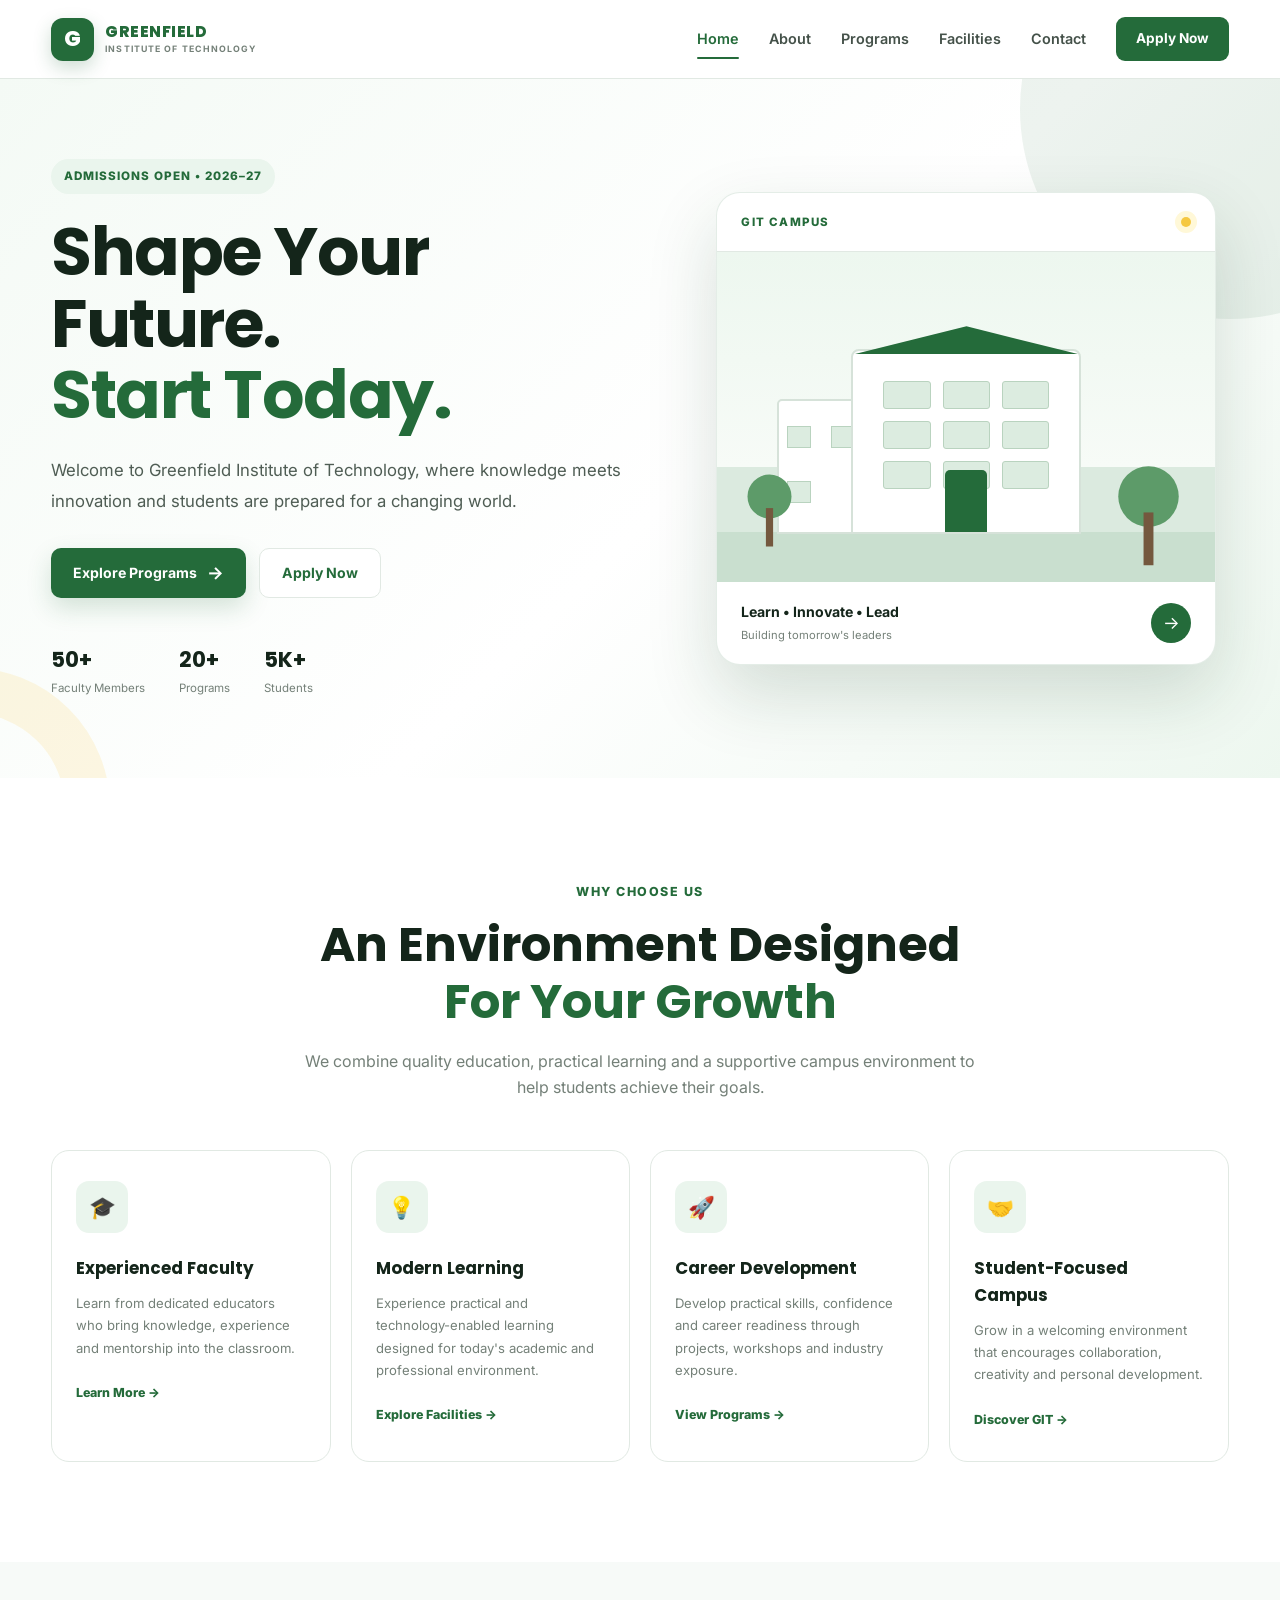
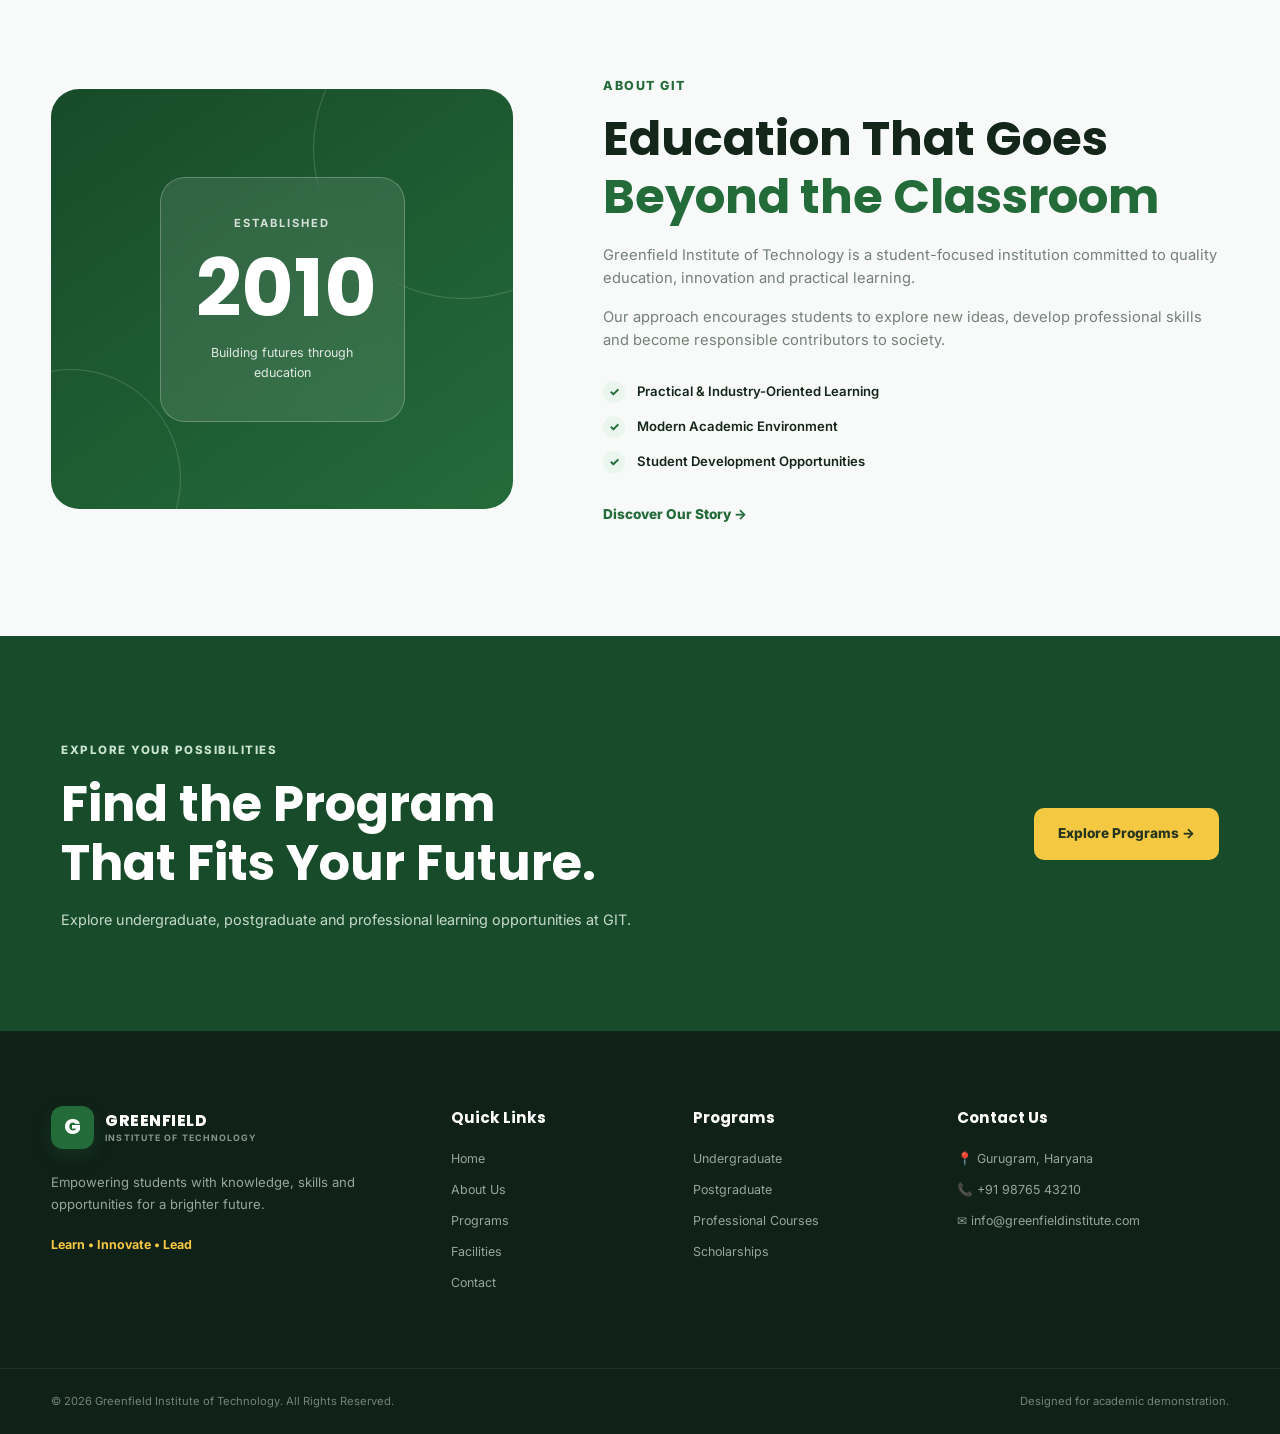
<file: index.html>
<!DOCTYPE html>
<html lang="en">
<head>
    <meta charset="UTF-8">

    <meta name="viewport" content="width=device-width, initial-scale=1.0">

    <meta name="description"
        content="Greenfield Institute of Technology - Learn, Innovate and Lead. Explore our programs, facilities and opportunities.">

    <meta name="keywords"
        content="Greenfield Institute of Technology, college, university, admissions, education">

    <meta name="author" content="Greenfield Institute of Technology">

    <title>Greenfield Institute of Technology | Home</title>

    <!-- Google Font -->
    <link rel="preconnect" href="https://fonts.googleapis.com">
    <link rel="preconnect" href="https://fonts.gstatic.com" crossorigin>

    <link
        href="https://fonts.googleapis.com/css2?family=Inter:wght@400;500;600;700;800&family=Poppins:wght@500;600;700;800&display=swap"
        rel="stylesheet">

    <!-- CSS -->
    <link rel="stylesheet" href="style.css">
</head>

<body>

    <!-- ================= HEADER ================= -->

    <header class="header">

        <div class="container navbar">

            <!-- Logo -->
            <a href="index.html" class="logo">

                <div class="logo-icon">
                    G
                </div>

                <div class="logo-text">
                    <span>GREENFIELD</span>
                    <small>INSTITUTE OF TECHNOLOGY</small>
                </div>

            </a>


            <!-- Navigation -->
            <nav class="nav-menu">

                <a href="index.html" class="active">Home</a>

                <a href="about.html">About</a>

                <a href="programs.html">Programs</a>

                <a href="facilities.html">Facilities</a>

                <a href="contact.html">Contact</a>

            </nav>


            <!-- CTA -->
            <a href="contact.html" class="nav-button">
                Apply Now
            </a>

        </div>

    </header>


    <!-- ================= HERO SECTION ================= -->

    <main>

        <section class="hero">

            <div class="hero-background-shape shape-one"></div>
            <div class="hero-background-shape shape-two"></div>

            <div class="container hero-content">

                <!-- Hero Text -->

                <div class="hero-text">

                    <span class="hero-label">
                        ADMISSIONS OPEN • 2026–27
                    </span>

                    <h1>
                        Shape Your Future.
                        <span>Start Today.</span>
                    </h1>

                    <p>
                        Welcome to Greenfield Institute of Technology,
                        where knowledge meets innovation and students
                        are prepared for a changing world.
                    </p>

                    <div class="hero-buttons">

                        <a href="programs.html" class="btn btn-primary">
                            Explore Programs
                            <span>→</span>
                        </a>

                        <a href="contact.html" class="btn btn-secondary">
                            Apply Now
                        </a>

                    </div>


                    <!-- Small Stats -->

                    <div class="hero-stats">

                        <div>
                            <strong>50+</strong>
                            <span>Faculty Members</span>
                        </div>

                        <div>
                            <strong>20+</strong>
                            <span>Programs</span>
                        </div>

                        <div>
                            <strong>5K+</strong>
                            <span>Students</span>
                        </div>

                    </div>

                </div>


                <!-- Hero Visual -->

                <div class="hero-visual">

                    <div class="visual-card">

                        <div class="visual-top">

                            <span class="campus-tag">
                                GIT CAMPUS
                            </span>

                            <span class="campus-dot"></span>

                        </div>


                        <div class="campus-illustration">

                            <div class="building building-main">

                                <div class="building-roof"></div>

                                <div class="building-windows">

                                    <span></span>
                                    <span></span>
                                    <span></span>

                                    <span></span>
                                    <span></span>
                                    <span></span>

                                    <span></span>
                                    <span></span>
                                    <span></span>

                                </div>

                                <div class="building-door"></div>

                            </div>


                            <div class="building building-side">

                                <div class="side-window"></div>
                                <div class="side-window"></div>
                                <div class="side-window"></div>

                            </div>


                            <div class="tree tree-one"></div>
                            <div class="tree tree-two"></div>

                            <div class="ground"></div>

                        </div>


                        <div class="visual-bottom">

                            <div>
                                <strong>Learn • Innovate • Lead</strong>
                                <small>Building tomorrow's leaders</small>
                            </div>

                            <div class="arrow-circle">
                                →
                            </div>

                        </div>

                    </div>

                </div>

            </div>

        </section>


        <!-- ================= WHY CHOOSE US ================= -->

        <section class="why-section">

            <div class="container">

                <div class="section-heading">

                    <span class="section-label">
                        WHY CHOOSE US
                    </span>

                    <h2>
                        An Environment Designed
                        <span>For Your Growth</span>
                    </h2>

                    <p>
                        We combine quality education, practical learning
                        and a supportive campus environment to help students
                        achieve their goals.
                    </p>

                </div>


                <div class="feature-grid">


                    <!-- Feature 1 -->

                    <article class="feature-card">

                        <div class="feature-icon">
                            🎓
                        </div>

                        <h3>
                            Experienced Faculty
                        </h3>

                        <p>
                            Learn from dedicated educators who bring
                            knowledge, experience and mentorship into
                            the classroom.
                        </p>

                        <a href="about.html">
                            Learn More →
                        </a>

                    </article>


                    <!-- Feature 2 -->

                    <article class="feature-card">

                        <div class="feature-icon">
                            💡
                        </div>

                        <h3>
                            Modern Learning
                        </h3>

                        <p>
                            Experience practical and technology-enabled
                            learning designed for today's academic
                            and professional environment.
                        </p>

                        <a href="facilities.html">
                            Explore Facilities →
                        </a>

                    </article>


                    <!-- Feature 3 -->

                    <article class="feature-card">

                        <div class="feature-icon">
                            🚀
                        </div>

                        <h3>
                            Career Development
                        </h3>

                        <p>
                            Develop practical skills, confidence and
                            career readiness through projects,
                            workshops and industry exposure.
                        </p>

                        <a href="programs.html">
                            View Programs →
                        </a>

                    </article>


                    <!-- Feature 4 -->

                    <article class="feature-card">

                        <div class="feature-icon">
                            🤝
                        </div>

                        <h3>
                            Student-Focused Campus
                        </h3>

                        <p>
                            Grow in a welcoming environment that
                            encourages collaboration, creativity
                            and personal development.
                        </p>

                        <a href="about.html">
                            Discover GIT →
                        </a>

                    </article>

                </div>

            </div>

        </section>


        <!-- ================= ABOUT PREVIEW ================= -->

        <section class="about-preview">

            <div class="container about-grid">


                <div class="about-visual">

                    <div class="about-box">

                        <span class="about-small">
                            ESTABLISHED
                        </span>

                        <strong>
                            2010
                        </strong>

                        <span>
                            Building futures through education
                        </span>

                    </div>

                    <div class="about-circle circle-one"></div>
                    <div class="about-circle circle-two"></div>

                </div>


                <div class="about-content">

                    <span class="section-label">
                        ABOUT GIT
                    </span>

                    <h2>
                        Education That Goes
                        <span>Beyond the Classroom</span>
                    </h2>

                    <p>
                        Greenfield Institute of Technology is a
                        student-focused institution committed to
                        quality education, innovation and practical
                        learning.
                    </p>

                    <p>
                        Our approach encourages students to explore
                        new ideas, develop professional skills and
                        become responsible contributors to society.
                    </p>


                    <div class="about-points">

                        <div>
                            <span>✓</span>
                            <p>Practical & Industry-Oriented Learning</p>
                        </div>

                        <div>
                            <span>✓</span>
                            <p>Modern Academic Environment</p>
                        </div>

                        <div>
                            <span>✓</span>
                            <p>Student Development Opportunities</p>
                        </div>

                    </div>


                    <a href="about.html" class="text-button">
                        Discover Our Story →
                    </a>

                </div>

            </div>

        </section>


        <!-- ================= PROGRAMS CTA ================= -->

        <section class="program-cta">

            <div class="container">

                <div class="cta-content">

                    <div>

                        <span class="cta-label">
                            EXPLORE YOUR POSSIBILITIES
                        </span>

                        <h2>
                            Find the Program
                            <br>
                            That Fits Your Future.
                        </h2>

                        <p>
                            Explore undergraduate, postgraduate and
                            professional learning opportunities at GIT.
                        </p>

                    </div>

                    <a href="programs.html" class="cta-button">
                        Explore Programs →
                    </a>

                </div>

            </div>

        </section>

    </main>


    <!-- ================= FOOTER ================= -->

    <footer class="footer">

        <div class="container footer-grid">


            <!-- College -->

            <div class="footer-brand">

                <a href="index.html" class="logo footer-logo">

                    <div class="logo-icon">
                        G
                    </div>

                    <div class="logo-text">
                        <span>GREENFIELD</span>
                        <small>INSTITUTE OF TECHNOLOGY</small>
                    </div>

                </a>

                <p>
                    Empowering students with knowledge,
                    skills and opportunities for a brighter future.
                </p>

                <span class="footer-tagline">
                    Learn • Innovate • Lead
                </span>

            </div>


            <!-- Quick Links -->

            <div class="footer-column">

                <h3>
                    Quick Links
                </h3>

                <a href="index.html">Home</a>
                <a href="about.html">About Us</a>
                <a href="programs.html">Programs</a>
                <a href="facilities.html">Facilities</a>
                <a href="contact.html">Contact</a>

            </div>


            <!-- Programs -->

            <div class="footer-column">

                <h3>
                    Programs
                </h3>

                <a href="programs.html">Undergraduate</a>
                <a href="programs.html">Postgraduate</a>
                <a href="programs.html">Professional Courses</a>
                <a href="programs.html">Scholarships</a>

            </div>


            <!-- Contact -->

            <div class="footer-column">

                <h3>
                    Contact Us
                </h3>

                <p>
                    📍 Gurugram, Haryana
                </p>

                <p>
                    📞 +91 98765 43210
                </p>

                <p>
                    ✉ info@greenfieldinstitute.com
                </p>

            </div>

        </div>


        <div class="footer-bottom">

            <div class="container">

                <p>
                    © 2026 Greenfield Institute of Technology.
                    All Rights Reserved.
                </p>

                <p>
                    Designed for academic demonstration.
                </p>

            </div>

        </div>

    </footer>

</body>
</html>
</file>
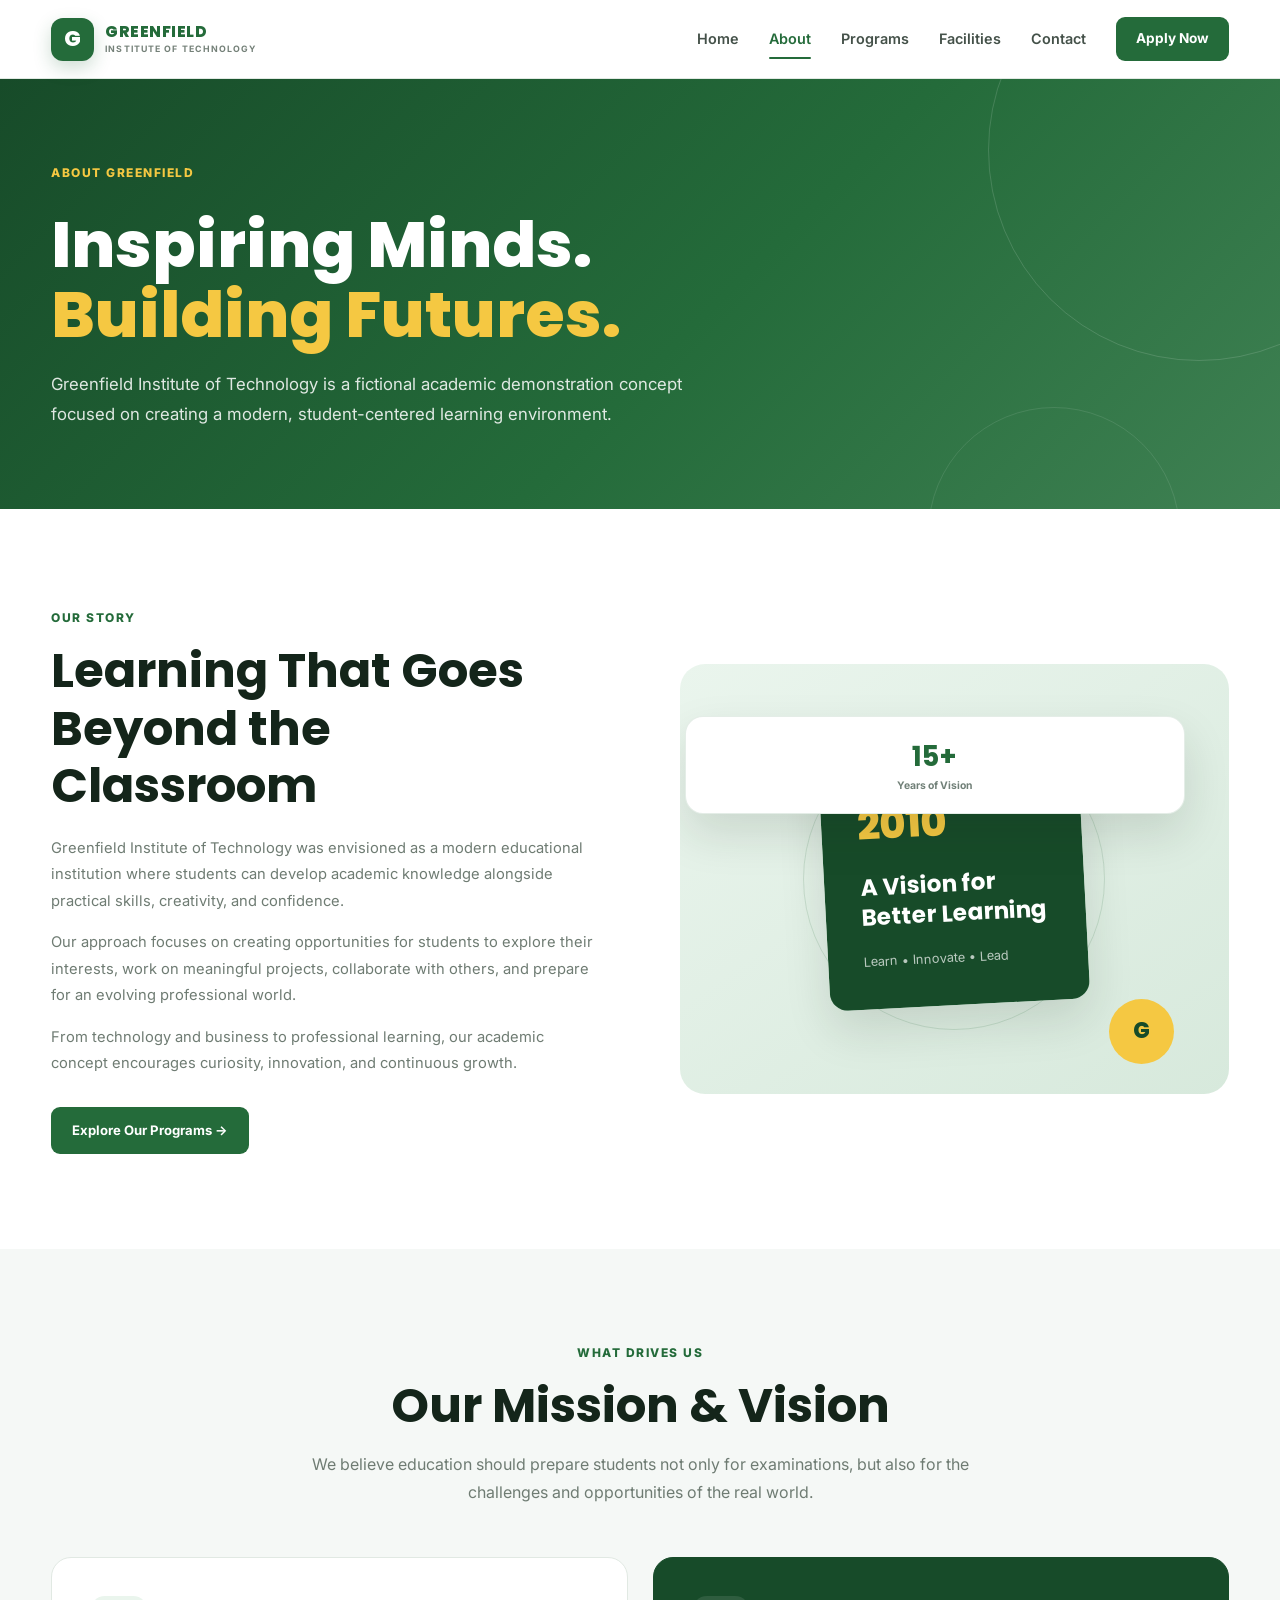
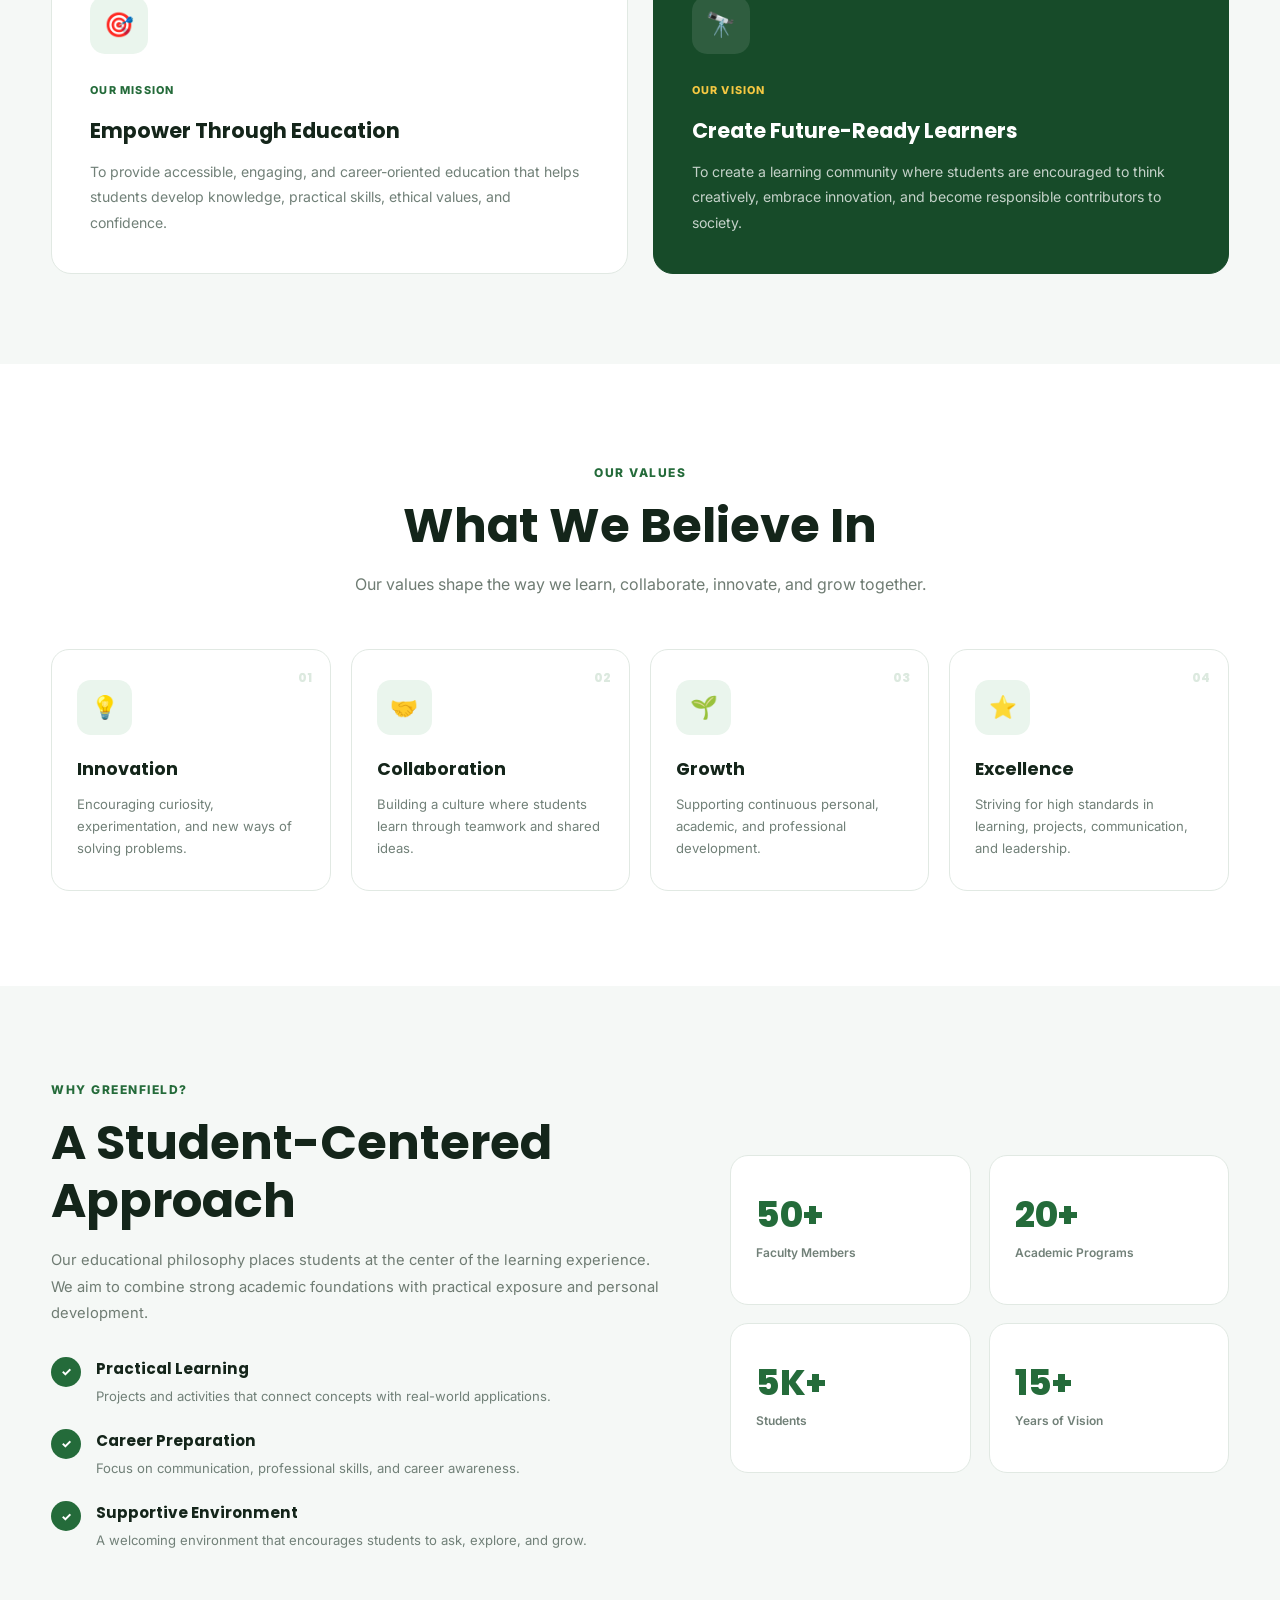
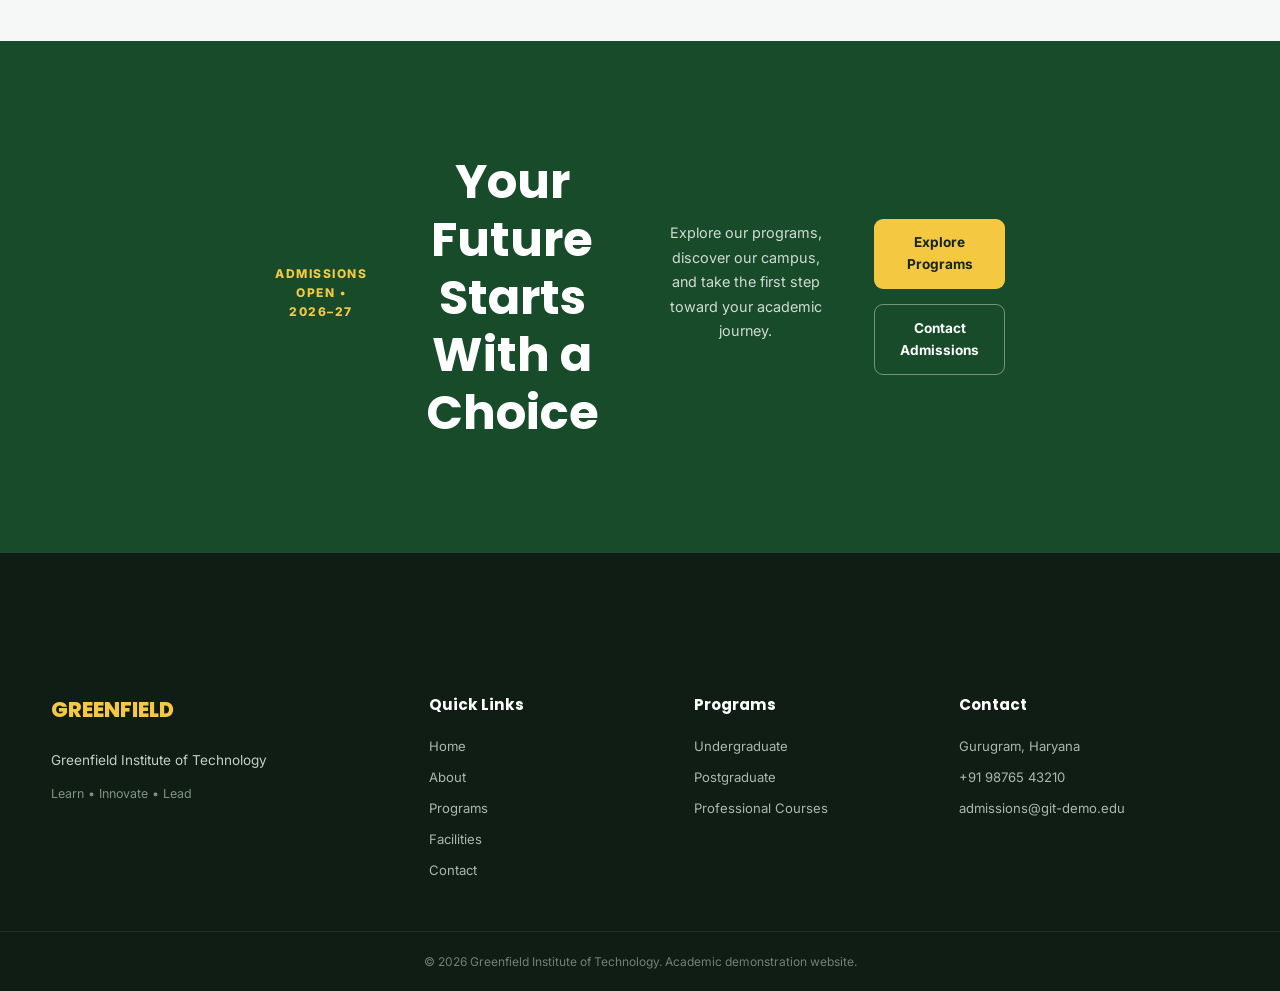
<file: about.html>
<!DOCTYPE html>
<html lang="en">

<head>

    <meta charset="UTF-8">

    <meta name="viewport" content="width=device-width, initial-scale=1.0">

    <title>About Us | Greenfield Institute of Technology</title>

    <!-- Google Fonts -->
    <link rel="preconnect" href="https://fonts.googleapis.com">
    <link rel="preconnect" href="https://fonts.gstatic.com" crossorigin>

    <link
        href="https://fonts.googleapis.com/css2?family=Inter:wght@400;500;600;700;800&family=Poppins:wght@500;600;700;800&display=swap"
        rel="stylesheet">

    <!-- Common CSS -->
    <link rel="stylesheet" href="style.css">

    <!-- About CSS -->
    <link rel="stylesheet" href="css/about.css">

</head>


<body>


    <!-- ================= HEADER / NAVBAR ================= -->

    <header class="header">

        <div class="container navbar">

            <a href="index.html" class="logo">

                <div class="logo-icon">
                    G
                </div>

                <div class="logo-text">

                    <span>
                        GREENFIELD
                    </span>

                    <small>
                        INSTITUTE OF TECHNOLOGY
                    </small>

                </div>

            </a>


            <nav class="nav-menu">

                <a href="index.html">
                    Home
                </a>

                <a href="about.html" class="active">
                    About
                </a>

                <a href="programs.html">
                    Programs
                </a>

                <a href="facilities.html">
                    Facilities
                </a>

                <a href="contact.html">
                    Contact
                </a>

            </nav>


            <a href="contact.html" class="nav-button">
                Apply Now
            </a>

        </div>

    </header>



    <!-- ================= HERO ================= -->

    <section class="about-hero">

        <div class="container about-hero-content">

            <span class="section-tag">
                ABOUT GREENFIELD
            </span>

            <h1>
                Inspiring Minds.<br>
                <span>Building Futures.</span>
            </h1>

            <p>
                Greenfield Institute of Technology is a fictional
                academic demonstration concept focused on creating
                a modern, student-centered learning environment.
            </p>

        </div>

    </section>



    <!-- ================= OUR STORY ================= -->

    <section class="story-section">

        <div class="container story-layout">


            <!-- LEFT CONTENT -->

            <div class="story-content">

                <span class="section-tag">
                    OUR STORY
                </span>

                <h2>
                    Learning That Goes Beyond the Classroom
                </h2>

                <p>
                    Greenfield Institute of Technology was envisioned
                    as a modern educational institution where students
                    can develop academic knowledge alongside practical
                    skills, creativity, and confidence.
                </p>

                <p>
                    Our approach focuses on creating opportunities for
                    students to explore their interests, work on
                    meaningful projects, collaborate with others, and
                    prepare for an evolving professional world.
                </p>

                <p>
                    From technology and business to professional
                    learning, our academic concept encourages curiosity,
                    innovation, and continuous growth.
                </p>


                <a href="programs.html" class="story-button">
                    Explore Our Programs →
                </a>

            </div>



            <!-- RIGHT VISUAL -->

            <div class="story-visual">

                <div class="visual-card main-card">

                    <div class="visual-year">
                        2010
                    </div>

                    <h3>
                        A Vision for<br>
                        Better Learning
                    </h3>

                    <p>
                        Learn • Innovate • Lead
                    </p>

                </div>


                <div class="visual-card small-card">

                    <strong>
                        15+
                    </strong>

                    <span>
                        Years of Vision
                    </span>

                </div>


                <div class="visual-circle">
                    G
                </div>

            </div>

        </div>

    </section>



    <!-- ================= MISSION / VISION ================= -->

    <section class="mission-section">

        <div class="container">


            <div class="section-heading">

                <span class="section-tag">
                    WHAT DRIVES US
                </span>

                <h2>
                    Our Mission & Vision
                </h2>

                <p>
                    We believe education should prepare students not
                    only for examinations, but also for the challenges
                    and opportunities of the real world.
                </p>

            </div>


            <div class="mission-grid">


                <!-- MISSION -->

                <div class="mission-card">

                    <div class="mission-icon">
                        🎯
                    </div>

                    <span>
                        OUR MISSION
                    </span>

                    <h3>
                        Empower Through Education
                    </h3>

                    <p>
                        To provide accessible, engaging, and
                        career-oriented education that helps students
                        develop knowledge, practical skills, ethical
                        values, and confidence.
                    </p>

                </div>



                <!-- VISION -->

                <div class="mission-card vision-card">

                    <div class="mission-icon">
                        🔭
                    </div>

                    <span>
                        OUR VISION
                    </span>

                    <h3>
                        Create Future-Ready Learners
                    </h3>

                    <p>
                        To create a learning community where students
                        are encouraged to think creatively, embrace
                        innovation, and become responsible contributors
                        to society.
                    </p>

                </div>

            </div>

        </div>

    </section>



    <!-- ================= CORE VALUES ================= -->

    <section class="values-section">

        <div class="container">


            <div class="section-heading">

                <span class="section-tag">
                    OUR VALUES
                </span>

                <h2>
                    What We Believe In
                </h2>

                <p>
                    Our values shape the way we learn, collaborate,
                    innovate, and grow together.
                </p>

            </div>


            <div class="values-grid">


                <!-- VALUE 1 -->

                <div class="value-card">

                    <div class="value-number">
                        01
                    </div>

                    <div class="value-icon">
                        💡
                    </div>

                    <h3>
                        Innovation
                    </h3>

                    <p>
                        Encouraging curiosity, experimentation, and
                        new ways of solving problems.
                    </p>

                </div>



                <!-- VALUE 2 -->

                <div class="value-card">

                    <div class="value-number">
                        02
                    </div>

                    <div class="value-icon">
                        🤝
                    </div>

                    <h3>
                        Collaboration
                    </h3>

                    <p>
                        Building a culture where students learn
                        through teamwork and shared ideas.
                    </p>

                </div>



                <!-- VALUE 3 -->

                <div class="value-card">

                    <div class="value-number">
                        03
                    </div>

                    <div class="value-icon">
                        🌱
                    </div>

                    <h3>
                        Growth
                    </h3>

                    <p>
                        Supporting continuous personal, academic,
                        and professional development.
                    </p>

                </div>



                <!-- VALUE 4 -->

                <div class="value-card">

                    <div class="value-number">
                        04
                    </div>

                    <div class="value-icon">
                        ⭐
                    </div>

                    <h3>
                        Excellence
                    </h3>

                    <p>
                        Striving for high standards in learning,
                        projects, communication, and leadership.
                    </p>

                </div>

            </div>

        </div>

    </section>



    <!-- ================= WHY GREENFIELD ================= -->

    <section class="why-section">

        <div class="container">


            <div class="why-layout">


                <!-- LEFT -->

                <div class="why-content">

                    <span class="section-tag">
                        WHY GREENFIELD?
                    </span>

                    <h2>
                        A Student-Centered Approach
                    </h2>

                    <p>
                        Our educational philosophy places students at
                        the center of the learning experience. We aim
                        to combine strong academic foundations with
                        practical exposure and personal development.
                    </p>


                    <div class="why-list">


                        <div class="why-item">

                            <div class="why-check">
                                ✓
                            </div>

                            <div>

                                <h4>
                                    Practical Learning
                                </h4>

                                <p>
                                    Projects and activities that connect
                                    concepts with real-world applications.
                                </p>

                            </div>

                        </div>


                        <div class="why-item">

                            <div class="why-check">
                                ✓
                            </div>

                            <div>

                                <h4>
                                    Career Preparation
                                </h4>

                                <p>
                                    Focus on communication, professional
                                    skills, and career awareness.
                                </p>

                            </div>

                        </div>


                        <div class="why-item">

                            <div class="why-check">
                                ✓
                            </div>

                            <div>

                                <h4>
                                    Supportive Environment
                                </h4>

                                <p>
                                    A welcoming environment that
                                    encourages students to ask, explore,
                                    and grow.
                                </p>

                            </div>

                        </div>


                    </div>

                </div>



                <!-- RIGHT STATS -->

                <div class="about-stats">


                    <div class="stat-box">

                        <strong>
                            50+
                        </strong>

                        <span>
                            Faculty Members
                        </span>

                    </div>


                    <div class="stat-box">

                        <strong>
                            20+
                        </strong>

                        <span>
                            Academic Programs
                        </span>

                    </div>


                    <div class="stat-box">

                        <strong>
                            5K+
                        </strong>

                        <span>
                            Students
                        </span>

                    </div>


                    <div class="stat-box">

                        <strong>
                            15+
                        </strong>

                        <span>
                            Years of Vision
                        </span>

                    </div>


                </div>

            </div>

        </div>

    </section>



    <!-- ================= CTA ================= -->

    <section class="about-cta">

        <div class="container">

            <div class="cta-content">

                <span class="section-tag">
                    ADMISSIONS OPEN • 2026–27
                </span>

                <h2>
                    Your Future Starts With a Choice
                </h2>

                <p>
                    Explore our programs, discover our campus, and
                    take the first step toward your academic journey.
                </p>

                <div class="cta-buttons">

                    <a
                        href="programs.html"
                        class="cta-primary"
                    >
                        Explore Programs
                    </a>

                    <a
                        href="contact.html"
                        class="cta-secondary"
                    >
                        Contact Admissions
                    </a>

                </div>

            </div>

        </div>

    </section>



    <!-- ================= FOOTER ================= -->

    <footer class="footer">

        <div class="container footer-grid">


            <div class="footer-brand">

                <div class="footer-logo">
                    GREENFIELD
                </div>

                <p>
                    Greenfield Institute of Technology
                </p>

                <span>
                    Learn • Innovate • Lead
                </span>

            </div>



            <div class="footer-column">

                <h4>
                    Quick Links
                </h4>

                <a href="index.html">
                    Home
                </a>

                <a href="about.html">
                    About
                </a>

                <a href="programs.html">
                    Programs
                </a>

                <a href="facilities.html">
                    Facilities
                </a>

                <a href="contact.html">
                    Contact
                </a>

            </div>



            <div class="footer-column">

                <h4>
                    Programs
                </h4>

                <a href="programs.html">
                    Undergraduate
                </a>

                <a href="programs.html">
                    Postgraduate
                </a>

                <a href="programs.html">
                    Professional Courses
                </a>

            </div>



            <div class="footer-column">

                <h4>
                    Contact
                </h4>

                <p>
                    Gurugram, Haryana
                </p>

                <p>
                    +91 98765 43210
                </p>

                <p>
                    admissions@git-demo.edu
                </p>

            </div>

        </div>


        <div class="footer-bottom">

            <p>
                © 2026 Greenfield Institute of Technology.
                Academic demonstration website.
            </p>

        </div>

    </footer>


</body>

</html>
</file>
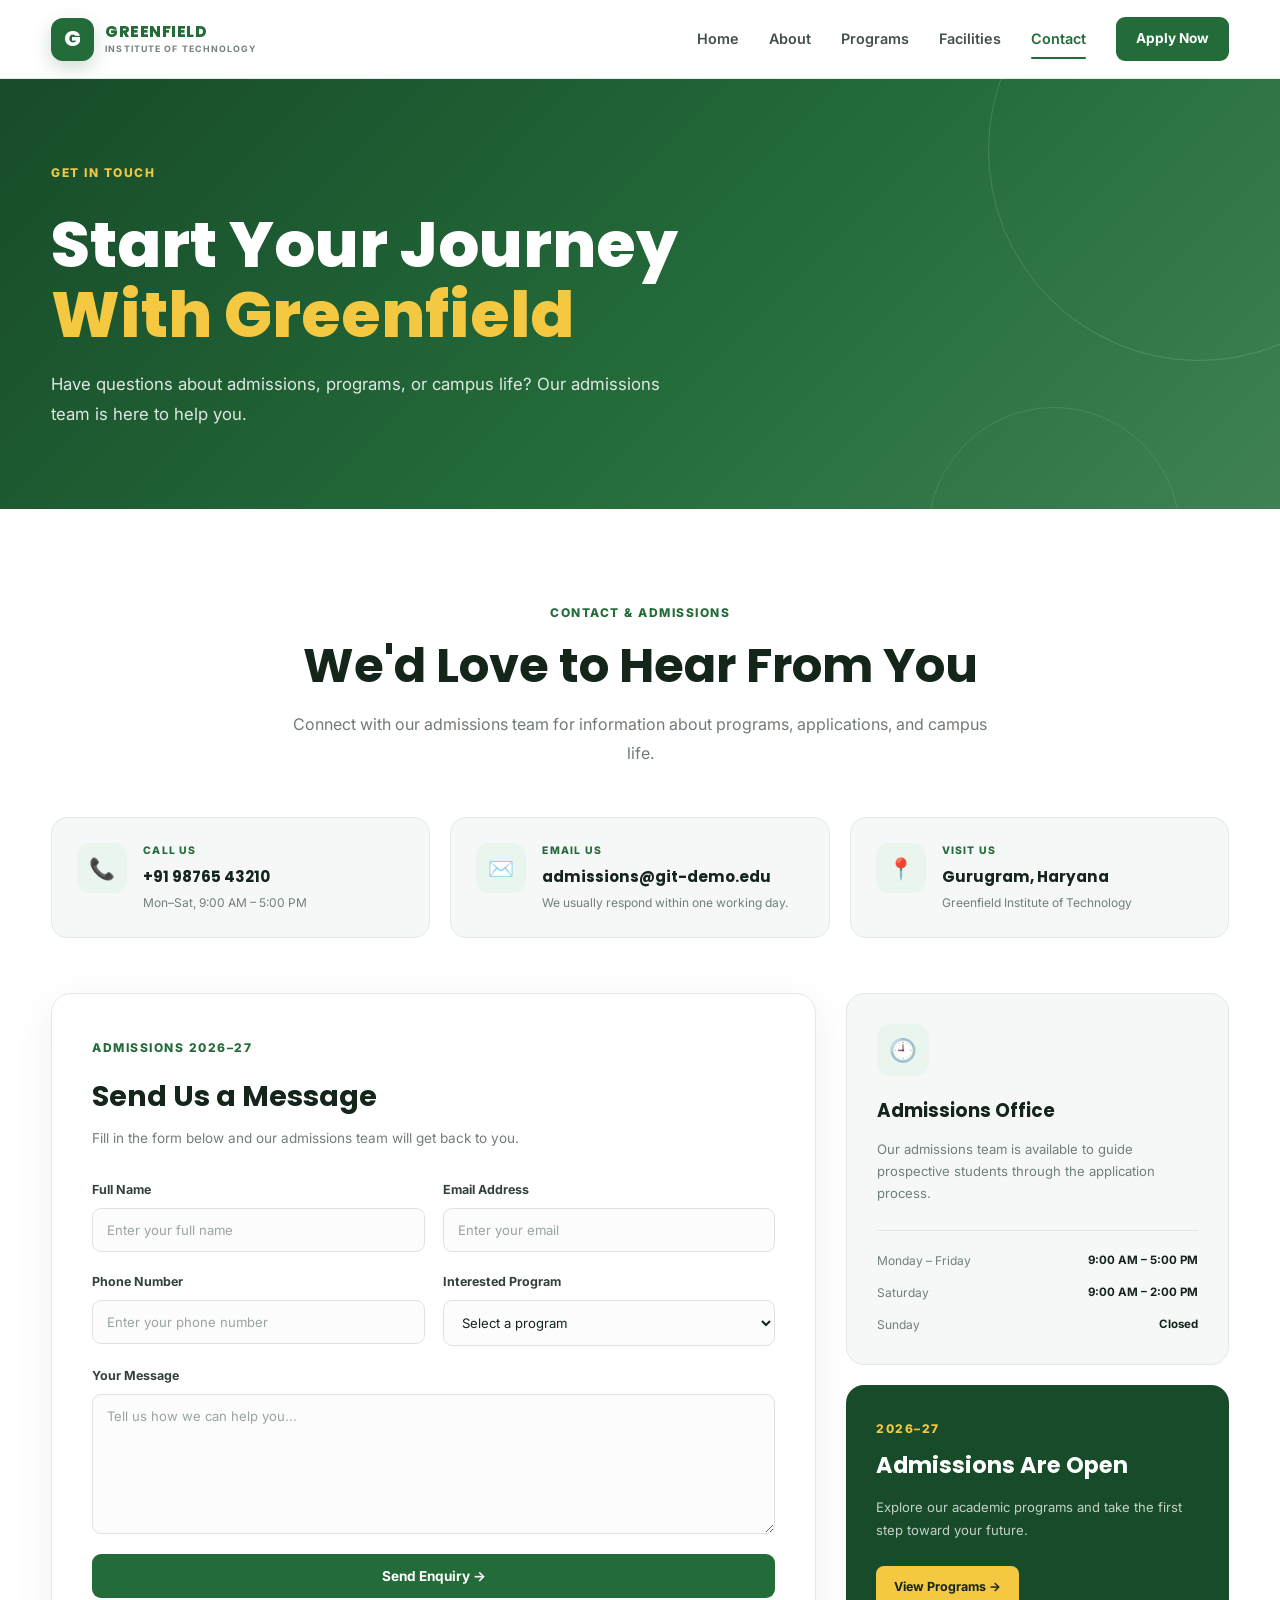
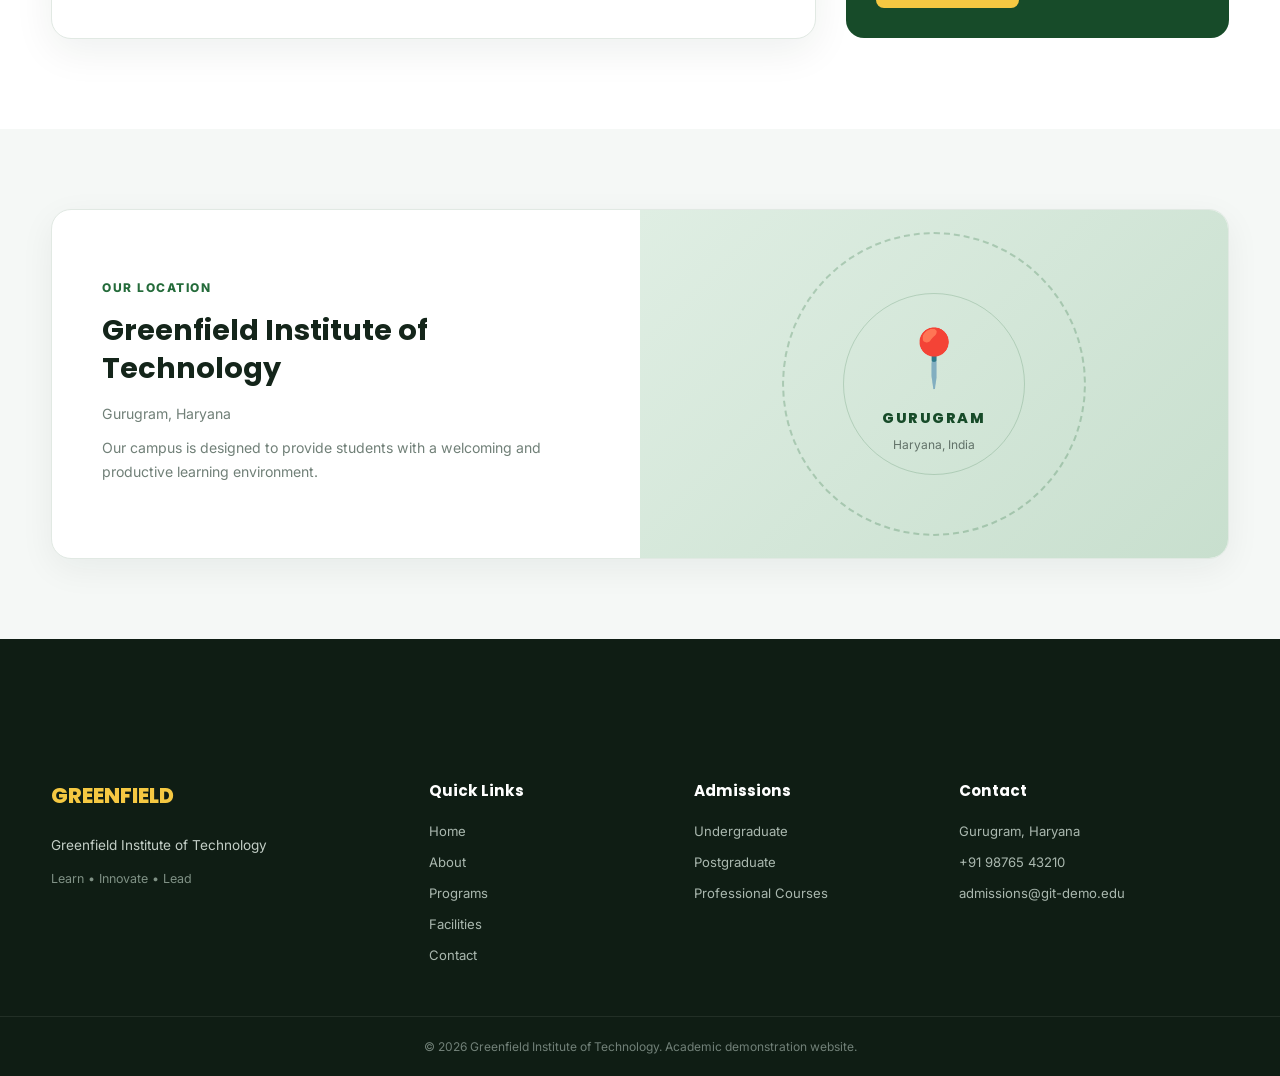
<file: contact.html>
<!DOCTYPE html>
<html lang="en">

<head>

    <meta charset="UTF-8">

    <meta name="viewport" content="width=device-width, initial-scale=1.0">

    <title>Contact & Admissions | Greenfield Institute of Technology</title>

    <!-- Google Fonts -->
    <link rel="preconnect" href="https://fonts.googleapis.com">
    <link rel="preconnect" href="https://fonts.gstatic.com" crossorigin>

    <link
        href="https://fonts.googleapis.com/css2?family=Inter:wght@400;500;600;700;800&family=Poppins:wght@500;600;700;800&display=swap"
        rel="stylesheet">

    <!-- Common CSS -->
    <link rel="stylesheet" href="style.css">

    <!-- Contact CSS -->
    <link rel="stylesheet" href="css/contact.css">

</head>


<body>


    <!-- ================= HEADER / NAVBAR ================= -->

    <header class="header">

        <div class="container navbar">

            <a href="index.html" class="logo">

                <div class="logo-icon">
                    G
                </div>

                <div class="logo-text">

                    <span>
                        GREENFIELD
                    </span>

                    <small>
                        INSTITUTE OF TECHNOLOGY
                    </small>

                </div>

            </a>


            <nav class="nav-menu">

                <a href="index.html">
                    Home
                </a>

                <a href="about.html">
                    About
                </a>

                <a href="programs.html">
                    Programs
                </a>

                <a href="facilities.html">
                    Facilities
                </a>

                <a href="contact.html" class="active">
                    Contact
                </a>

            </nav>


            <a href="contact.html" class="nav-button">
                Apply Now
            </a>

        </div>

    </header>



    <!-- ================= HERO ================= -->

    <section class="contact-hero">

        <div class="container contact-hero-content">

            <span class="section-tag">
                GET IN TOUCH
            </span>

            <h1>
                Start Your Journey<br>
                <span>With Greenfield</span>
            </h1>

            <p>
                Have questions about admissions, programs, or campus life?
                Our admissions team is here to help you.
            </p>

        </div>

    </section>



    <!-- ================= CONTACT INFORMATION ================= -->

    <section class="contact-section">

        <div class="container">


            <div class="section-heading">

                <span class="section-tag">
                    CONTACT & ADMISSIONS
                </span>

                <h2>
                    We'd Love to Hear From You
                </h2>

                <p>
                    Connect with our admissions team for information
                    about programs, applications, and campus life.
                </p>

            </div>



            <!-- ================= CONTACT CARDS ================= -->

            <div class="contact-info-grid">


                <!-- PHONE -->

                <div class="contact-info-card">

                    <div class="contact-icon">
                        📞
                    </div>

                    <div>

                        <span>
                            CALL US
                        </span>

                        <h3>
                            +91 98765 43210
                        </h3>

                        <p>
                            Mon–Sat, 9:00 AM – 5:00 PM
                        </p>

                    </div>

                </div>



                <!-- EMAIL -->

                <div class="contact-info-card">

                    <div class="contact-icon">
                        ✉️
                    </div>

                    <div>

                        <span>
                            EMAIL US
                        </span>

                        <h3>
                            admissions@git-demo.edu
                        </h3>

                        <p>
                            We usually respond within one working day.
                        </p>

                    </div>

                </div>



                <!-- LOCATION -->

                <div class="contact-info-card">

                    <div class="contact-icon">
                        📍
                    </div>

                    <div>

                        <span>
                            VISIT US
                        </span>

                        <h3>
                            Gurugram, Haryana
                        </h3>

                        <p>
                            Greenfield Institute of Technology
                        </p>

                    </div>

                </div>

            </div>



            <!-- ================= FORM + DETAILS ================= -->

            <div class="contact-layout">


                <!-- ================= FORM ================= -->

                <div class="contact-form-box">

                    <div class="form-heading">

                        <span class="section-tag">
                            ADMISSIONS 2026–27
                        </span>

                        <h2>
                            Send Us a Message
                        </h2>

                        <p>
                            Fill in the form below and our admissions
                            team will get back to you.
                        </p>

                    </div>


                    <form
                        class="admission-form"
                        onsubmit="return submitForm()"
                    >


                        <div class="form-row">


                            <div class="form-group">

                                <label for="name">
                                    Full Name
                                </label>

                                <input
                                    type="text"
                                    id="name"
                                    name="name"
                                    placeholder="Enter your full name"
                                    required
                                >

                            </div>


                            <div class="form-group">

                                <label for="email">
                                    Email Address
                                </label>

                                <input
                                    type="email"
                                    id="email"
                                    name="email"
                                    placeholder="Enter your email"
                                    required
                                >

                            </div>


                        </div>



                        <div class="form-row">


                            <div class="form-group">

                                <label for="phone">
                                    Phone Number
                                </label>

                                <input
                                    type="tel"
                                    id="phone"
                                    name="phone"
                                    placeholder="Enter your phone number"
                                    required
                                >

                            </div>


                            <div class="form-group">

                                <label for="program">
                                    Interested Program
                                </label>

                                <select
                                    id="program"
                                    name="program"
                                    required
                                >

                                    <option value="">
                                        Select a program
                                    </option>

                                    <option>
                                        Bachelor of Technology
                                    </option>

                                    <option>
                                        Bachelor of Computer Applications
                                    </option>

                                    <option>
                                        Bachelor of Business Administration
                                    </option>

                                    <option>
                                        Master of Computer Applications
                                    </option>

                                    <option>
                                        Master of Business Administration
                                    </option>

                                    <option>
                                        Professional Certification
                                    </option>

                                </select>

                            </div>


                        </div>



                        <div class="form-group">

                            <label for="message">
                                Your Message
                            </label>

                            <textarea
                                id="message"
                                name="message"
                                rows="6"
                                placeholder="Tell us how we can help you..."
                                required
                            ></textarea>

                        </div>



                        <button
                            type="submit"
                            class="submit-button"
                        >
                            Send Enquiry →
                        </button>


                        <p
                            id="form-message"
                            class="form-message"
                        ></p>


                    </form>

                </div>



                <!-- ================= SIDE INFORMATION ================= -->

                <aside class="contact-sidebar">


                    <div class="sidebar-card">

                        <div class="sidebar-icon">
                            🕘
                        </div>

                        <h3>
                            Admissions Office
                        </h3>

                        <p>
                            Our admissions team is available to guide
                            prospective students through the application
                            process.
                        </p>


                        <div class="office-hours">

                            <div>

                                <span>
                                    Monday – Friday
                                </span>

                                <strong>
                                    9:00 AM – 5:00 PM
                                </strong>

                            </div>


                            <div>

                                <span>
                                    Saturday
                                </span>

                                <strong>
                                    9:00 AM – 2:00 PM
                                </strong>

                            </div>


                            <div>

                                <span>
                                    Sunday
                                </span>

                                <strong>
                                    Closed
                                </strong>

                            </div>

                        </div>

                    </div>



                    <div class="sidebar-card admission-card">

                        <span class="section-tag">
                            2026–27
                        </span>

                        <h3>
                            Admissions Are Open
                        </h3>

                        <p>
                            Explore our academic programs and take the
                            first step toward your future.
                        </p>

                        <a
                            href="programs.html"
                            class="sidebar-button"
                        >
                            View Programs →
                        </a>

                    </div>


                </aside>

            </div>

        </div>

    </section>



    <!-- ================= LOCATION SECTION ================= -->

    <section class="location-section">

        <div class="container">

            <div class="location-box">

                <div class="location-content">

                    <span class="section-tag">
                        OUR LOCATION
                    </span>

                    <h2>
                        Greenfield Institute of Technology
                    </h2>

                    <p>
                        Gurugram, Haryana
                    </p>

                    <p>
                        Our campus is designed to provide students
                        with a welcoming and productive learning
                        environment.
                    </p>

                </div>


                <div class="location-map">

                    <div class="map-pin">
                        📍
                    </div>

                    <span>
                        GURUGRAM
                    </span>

                    <small>
                        Haryana, India
                    </small>

                </div>

            </div>

        </div>

    </section>



    <!-- ================= FOOTER ================= -->

    <footer class="footer">

        <div class="container footer-grid">


            <div class="footer-brand">

                <div class="footer-logo">
                    GREENFIELD
                </div>

                <p>
                    Greenfield Institute of Technology
                </p>

                <span>
                    Learn • Innovate • Lead
                </span>

            </div>



            <div class="footer-column">

                <h4>
                    Quick Links
                </h4>

                <a href="index.html">
                    Home
                </a>

                <a href="about.html">
                    About
                </a>

                <a href="programs.html">
                    Programs
                </a>

                <a href="facilities.html">
                    Facilities
                </a>

                <a href="contact.html">
                    Contact
                </a>

            </div>



            <div class="footer-column">

                <h4>
                    Admissions
                </h4>

                <a href="programs.html">
                    Undergraduate
                </a>

                <a href="programs.html">
                    Postgraduate
                </a>

                <a href="programs.html">
                    Professional Courses
                </a>

            </div>



            <div class="footer-column">

                <h4>
                    Contact
                </h4>

                <p>
                    Gurugram, Haryana
                </p>

                <p>
                    +91 98765 43210
                </p>

                <p>
                    admissions@git-demo.edu
                </p>

            </div>

        </div>



        <div class="footer-bottom">

            <p>
                © 2026 Greenfield Institute of Technology.
                Academic demonstration website.
            </p>

        </div>

    </footer>



    <!-- ================= JAVASCRIPT ================= -->

    <script>

        function submitForm() {

            const message = document.getElementById("form-message");

            message.textContent =
                "Thank you! Your enquiry has been recorded for this demo.";

            message.classList.add("success");

            return false;
        }

    </script>


</body>

</html>
</file>
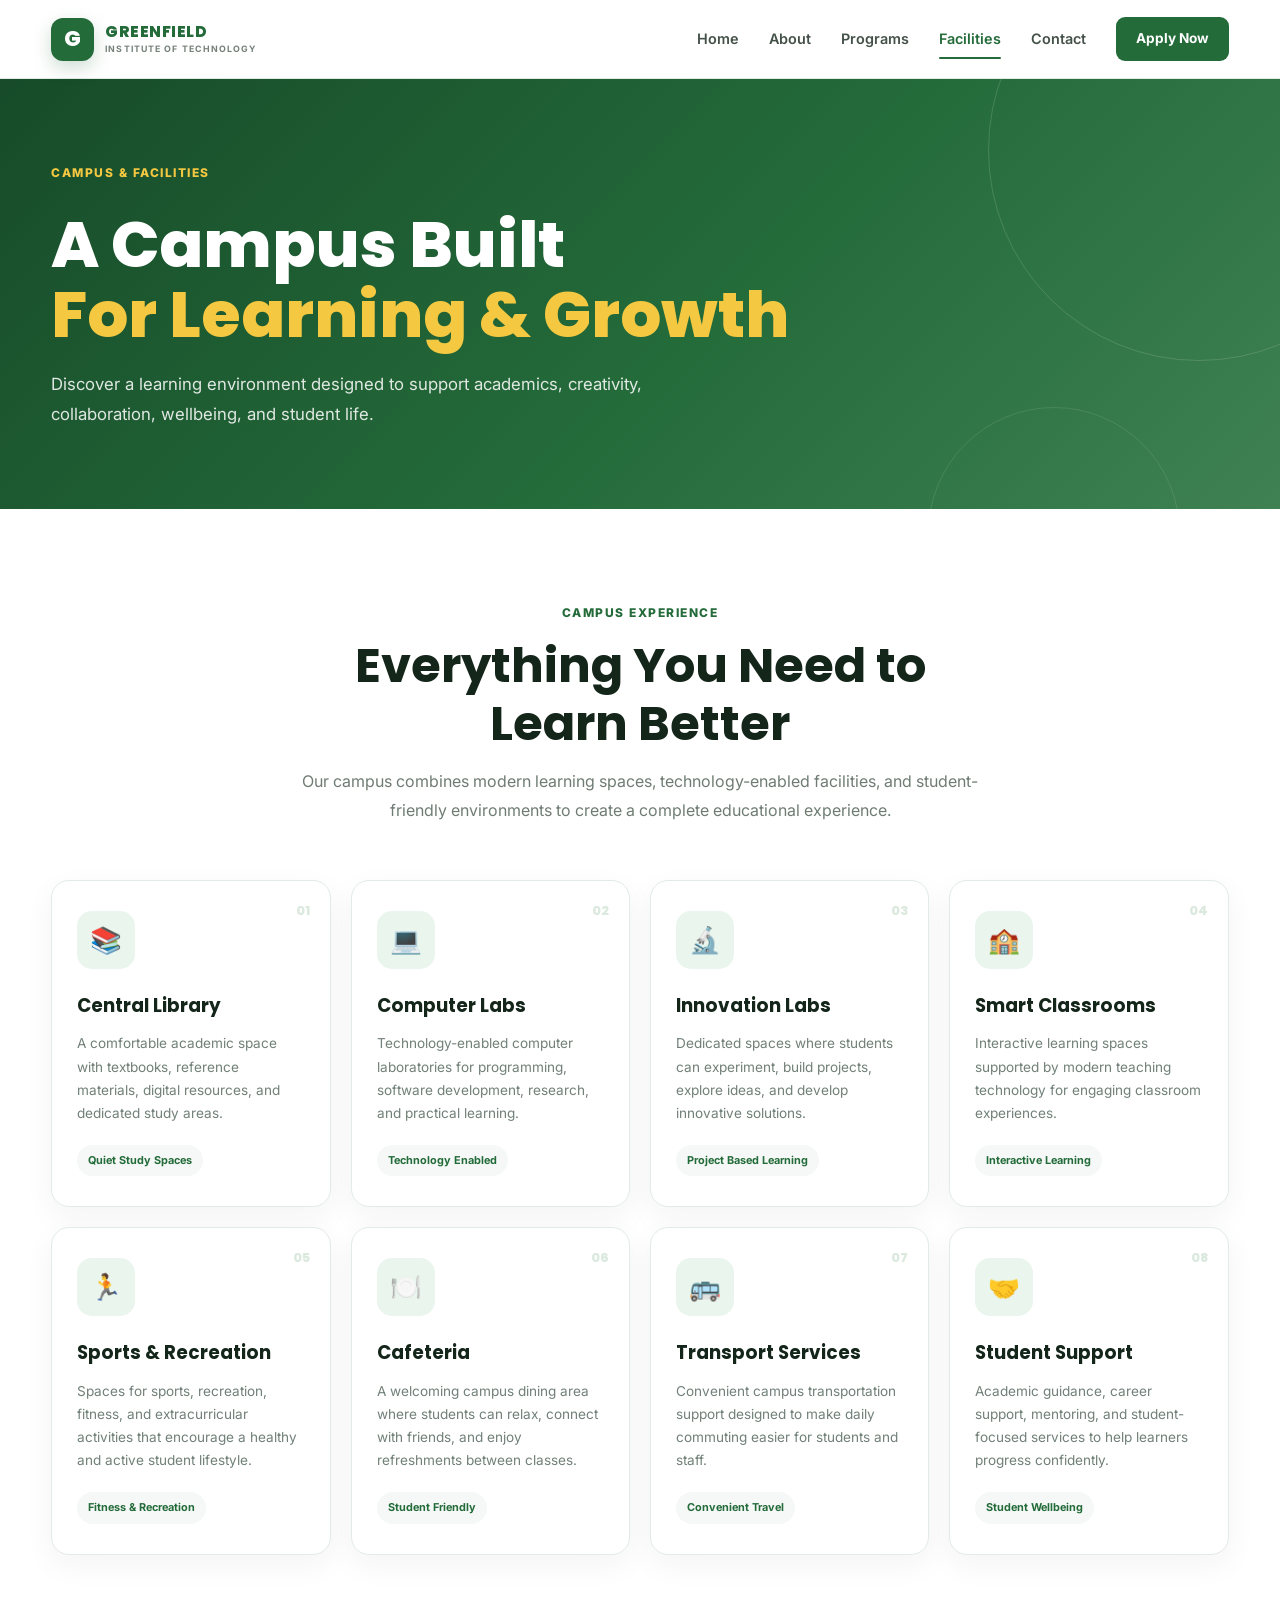
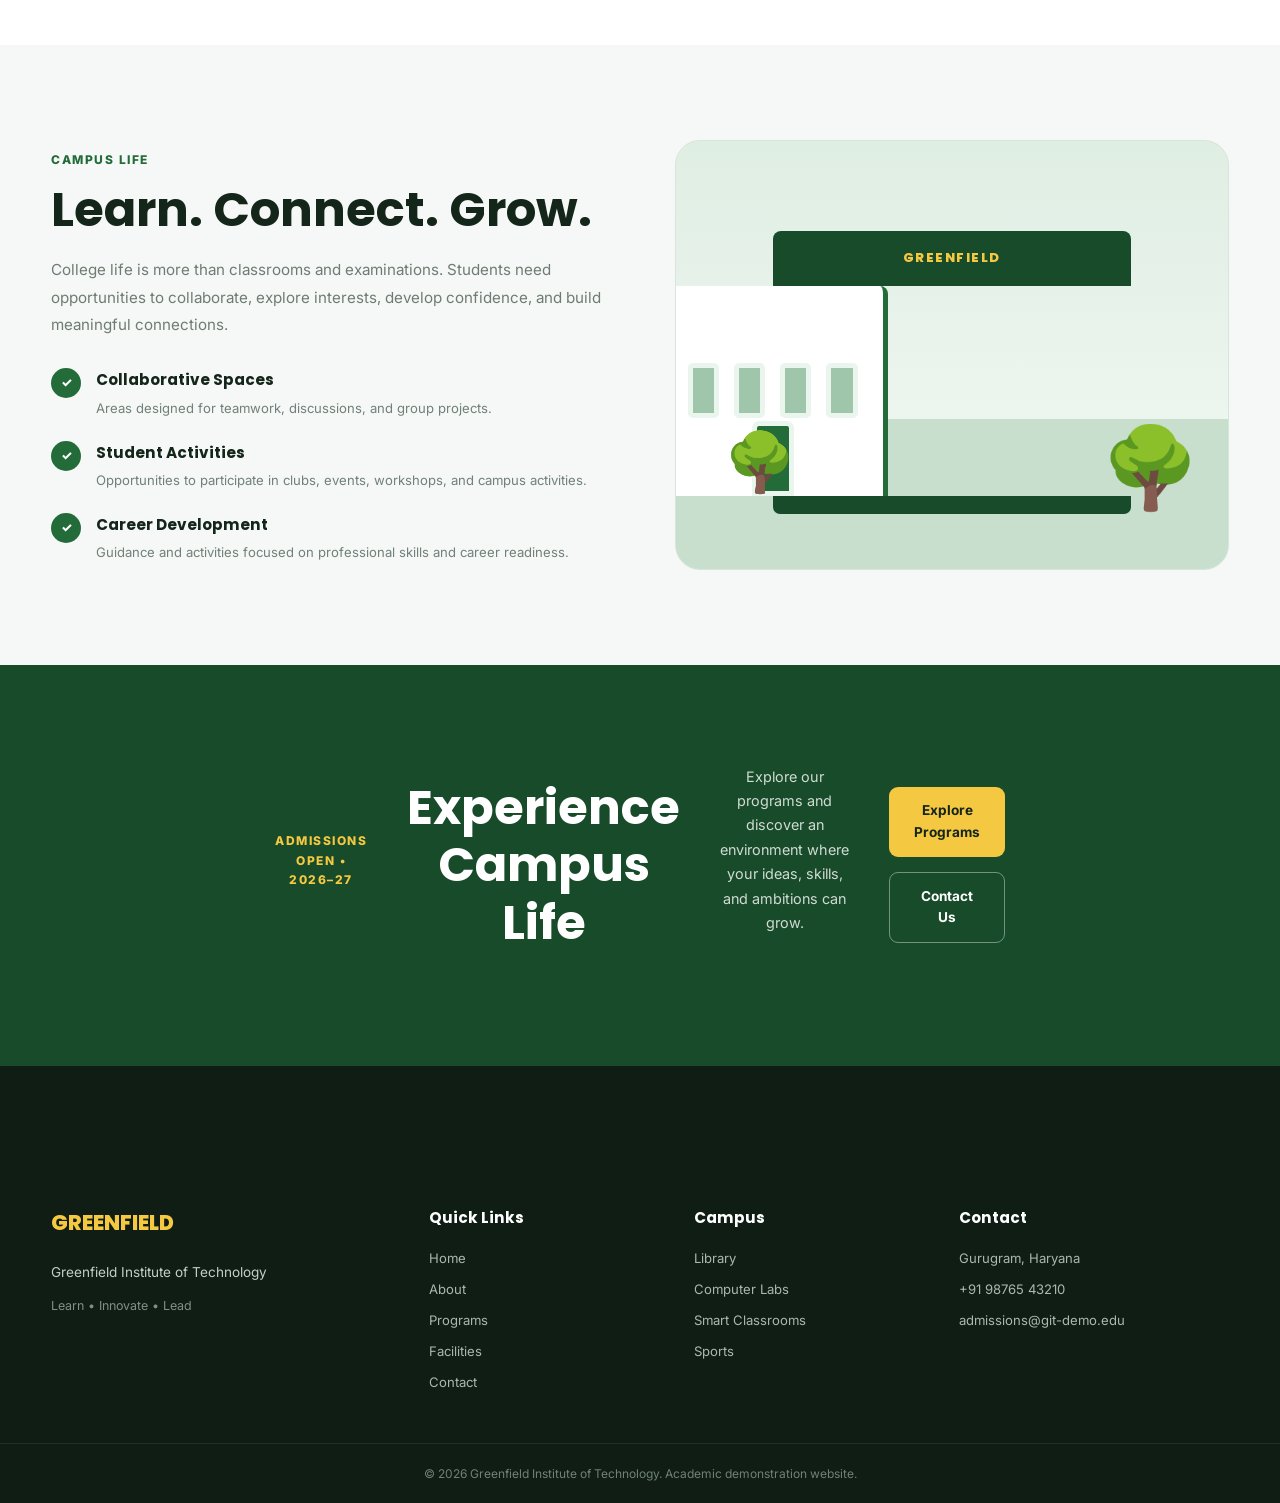
<file: facilities.html>
<!DOCTYPE html>
<html lang="en">

<head>
    <meta charset="UTF-8">
    <meta name="viewport" content="width=device-width, initial-scale=1.0">

    <title>Campus & Facilities | Greenfield Institute of Technology</title>

    <!-- Google Fonts -->
    <link rel="preconnect" href="https://fonts.googleapis.com">
    <link rel="preconnect" href="https://fonts.gstatic.com" crossorigin>

    <link
        href="https://fonts.googleapis.com/css2?family=Inter:wght@400;500;600;700;800&family=Poppins:wght@500;600;700;800&display=swap"
        rel="stylesheet">

    <!-- Common CSS -->
    <link rel="stylesheet" href="style.css">

    <!-- Facilities CSS -->
    <link rel="stylesheet" href="css/facilities.css">
</head>

<body>

    <!-- ================= HEADER / NAVBAR ================= -->

    <header class="header">

        <div class="container navbar">

            <a href="index.html" class="logo">

                <div class="logo-icon">G</div>

                <div class="logo-text">
                    <span>GREENFIELD</span>
                    <small>INSTITUTE OF TECHNOLOGY</small>
                </div>

            </a>

            <nav class="nav-menu">

                <a href="index.html">Home</a>

                <a href="about.html">About</a>

                <a href="programs.html">Programs</a>

                <a href="facilities.html" class="active">Facilities</a>

                <a href="contact.html">Contact</a>

            </nav>

            <a href="contact.html" class="nav-button">
                Apply Now
            </a>

        </div>

    </header>


    <!-- ================= HERO ================= -->

    <section class="facilities-hero">

        <div class="container facilities-hero-content">

            <span class="section-tag">
                CAMPUS & FACILITIES
            </span>

            <h1>
                A Campus Built<br>
                <span>For Learning & Growth</span>
            </h1>

            <p>
                Discover a learning environment designed to support
                academics, creativity, collaboration, wellbeing,
                and student life.
            </p>

        </div>

    </section>


    <!-- ================= INTRO ================= -->

    <section class="facilities-intro">

        <div class="container">

            <div class="section-heading">

                <span class="section-tag">
                    CAMPUS EXPERIENCE
                </span>

                <h2>
                    Everything You Need to Learn Better
                </h2>

                <p>
                    Our campus combines modern learning spaces,
                    technology-enabled facilities, and student-friendly
                    environments to create a complete educational
                    experience.
                </p>

            </div>


            <!-- ================= FACILITIES GRID ================= -->

            <div class="facilities-grid">


                <!-- FACILITY 1 -->

                <article class="facility-card">

                    <div class="facility-number">
                        01
                    </div>

                    <div class="facility-icon">
                        📚
                    </div>

                    <h3>
                        Central Library
                    </h3>

                    <p>
                        A comfortable academic space with textbooks,
                        reference materials, digital resources, and
                        dedicated study areas.
                    </p>

                    <span class="facility-feature">
                        Quiet Study Spaces
                    </span>

                </article>


                <!-- FACILITY 2 -->

                <article class="facility-card">

                    <div class="facility-number">
                        02
                    </div>

                    <div class="facility-icon">
                        💻
                    </div>

                    <h3>
                        Computer Labs
                    </h3>

                    <p>
                        Technology-enabled computer laboratories for
                        programming, software development, research,
                        and practical learning.
                    </p>

                    <span class="facility-feature">
                        Technology Enabled
                    </span>

                </article>


                <!-- FACILITY 3 -->

                <article class="facility-card">

                    <div class="facility-number">
                        03
                    </div>

                    <div class="facility-icon">
                        🔬
                    </div>

                    <h3>
                        Innovation Labs
                    </h3>

                    <p>
                        Dedicated spaces where students can experiment,
                        build projects, explore ideas, and develop
                        innovative solutions.
                    </p>

                    <span class="facility-feature">
                        Project Based Learning
                    </span>

                </article>


                <!-- FACILITY 4 -->

                <article class="facility-card">

                    <div class="facility-number">
                        04
                    </div>

                    <div class="facility-icon">
                        🏫
                    </div>

                    <h3>
                        Smart Classrooms
                    </h3>

                    <p>
                        Interactive learning spaces supported by modern
                        teaching technology for engaging classroom
                        experiences.
                    </p>

                    <span class="facility-feature">
                        Interactive Learning
                    </span>

                </article>


                <!-- FACILITY 5 -->

                <article class="facility-card">

                    <div class="facility-number">
                        05
                    </div>

                    <div class="facility-icon">
                        🏃
                    </div>

                    <h3>
                        Sports & Recreation
                    </h3>

                    <p>
                        Spaces for sports, recreation, fitness, and
                        extracurricular activities that encourage a
                        healthy and active student lifestyle.
                    </p>

                    <span class="facility-feature">
                        Fitness & Recreation
                    </span>

                </article>


                <!-- FACILITY 6 -->

                <article class="facility-card">

                    <div class="facility-number">
                        06
                    </div>

                    <div class="facility-icon">
                        🍽️
                    </div>

                    <h3>
                        Cafeteria
                    </h3>

                    <p>
                        A welcoming campus dining area where students
                        can relax, connect with friends, and enjoy
                        refreshments between classes.
                    </p>

                    <span class="facility-feature">
                        Student Friendly
                    </span>

                </article>


                <!-- FACILITY 7 -->

                <article class="facility-card">

                    <div class="facility-number">
                        07
                    </div>

                    <div class="facility-icon">
                        🚌
                    </div>

                    <h3>
                        Transport Services
                    </h3>

                    <p>
                        Convenient campus transportation support designed
                        to make daily commuting easier for students and
                        staff.
                    </p>

                    <span class="facility-feature">
                        Convenient Travel
                    </span>

                </article>


                <!-- FACILITY 8 -->

                <article class="facility-card">

                    <div class="facility-number">
                        08
                    </div>

                    <div class="facility-icon">
                        🤝
                    </div>

                    <h3>
                        Student Support
                    </h3>

                    <p>
                        Academic guidance, career support, mentoring,
                        and student-focused services to help learners
                        progress confidently.
                    </p>

                    <span class="facility-feature">
                        Student Wellbeing
                    </span>

                </article>

            </div>

        </div>

    </section>


    <!-- ================= CAMPUS HIGHLIGHTS ================= -->

    <section class="campus-highlights">

        <div class="container">

            <div class="highlights-layout">

                <!-- LEFT -->

                <div class="highlights-content">

                    <span class="section-tag">
                        CAMPUS LIFE
                    </span>

                    <h2>
                        Learn. Connect. Grow.
                    </h2>

                    <p>
                        College life is more than classrooms and
                        examinations. Students need opportunities to
                        collaborate, explore interests, develop
                        confidence, and build meaningful connections.
                    </p>


                    <div class="highlight-list">

                        <div class="highlight-item">

                            <span class="highlight-check">
                                ✓
                            </span>

                            <div>
                                <h4>
                                    Collaborative Spaces
                                </h4>

                                <p>
                                    Areas designed for teamwork,
                                    discussions, and group projects.
                                </p>
                            </div>

                        </div>


                        <div class="highlight-item">

                            <span class="highlight-check">
                                ✓
                            </span>

                            <div>
                                <h4>
                                    Student Activities
                                </h4>

                                <p>
                                    Opportunities to participate in
                                    clubs, events, workshops, and
                                    campus activities.
                                </p>
                            </div>

                        </div>


                        <div class="highlight-item">

                            <span class="highlight-check">
                                ✓
                            </span>

                            <div>
                                <h4>
                                    Career Development
                                </h4>

                                <p>
                                    Guidance and activities focused on
                                    professional skills and career
                                    readiness.
                                </p>
                            </div>

                        </div>

                    </div>

                </div>


                <!-- RIGHT CAMPUS VISUAL -->

                <div class="campus-visual">

                    <div class="campus-building">

                        <div class="building-top">
                            GREENFIELD
                        </div>

                        <div class="building-main">

                            <div class="building-window"></div>
                            <div class="building-window"></div>
                            <div class="building-window"></div>
                            <div class="building-window"></div>

                            <div class="building-door"></div>

                        </div>

                        <div class="building-ground"></div>

                    </div>

                    <div class="campus-tree tree-one">
                        🌳
                    </div>

                    <div class="campus-tree tree-two">
                        🌳
                    </div>

                </div>

            </div>

        </div>

    </section>


    <!-- ================= CTA ================= -->

    <section class="facilities-cta">

        <div class="container">

            <div class="cta-content">

                <span class="section-tag">
                    ADMISSIONS OPEN • 2026–27
                </span>

                <h2>
                    Experience Campus Life
                </h2>

                <p>
                    Explore our programs and discover an environment
                    where your ideas, skills, and ambitions can grow.
                </p>

                <div class="cta-buttons">

                    <a href="programs.html" class="cta-primary">
                        Explore Programs
                    </a>

                    <a href="contact.html" class="cta-secondary">
                        Contact Us
                    </a>

                </div>

            </div>

        </div>

    </section>


    <!-- ================= FOOTER ================= -->

    <footer class="footer">

        <div class="container footer-grid">

            <div class="footer-brand">

                <div class="footer-logo">
                    GREENFIELD
                </div>

                <p>
                    Greenfield Institute of Technology
                </p>

                <span>
                    Learn • Innovate • Lead
                </span>

            </div>


            <div class="footer-column">

                <h4>
                    Quick Links
                </h4>

                <a href="index.html">Home</a>
                <a href="about.html">About</a>
                <a href="programs.html">Programs</a>
                <a href="facilities.html">Facilities</a>
                <a href="contact.html">Contact</a>

            </div>


            <div class="footer-column">

                <h4>
                    Campus
                </h4>

                <a href="facilities.html">
                    Library
                </a>

                <a href="facilities.html">
                    Computer Labs
                </a>

                <a href="facilities.html">
                    Smart Classrooms
                </a>

                <a href="facilities.html">
                    Sports
                </a>

            </div>


            <div class="footer-column">

                <h4>
                    Contact
                </h4>

                <p>
                    Gurugram, Haryana
                </p>

                <p>
                    +91 98765 43210
                </p>

                <p>
                    admissions@git-demo.edu
                </p>

            </div>

        </div>


        <div class="footer-bottom">

            <p>
                © 2026 Greenfield Institute of Technology.
                Academic demonstration website.
            </p>

        </div>

    </footer>

</body>

</html>
</file>
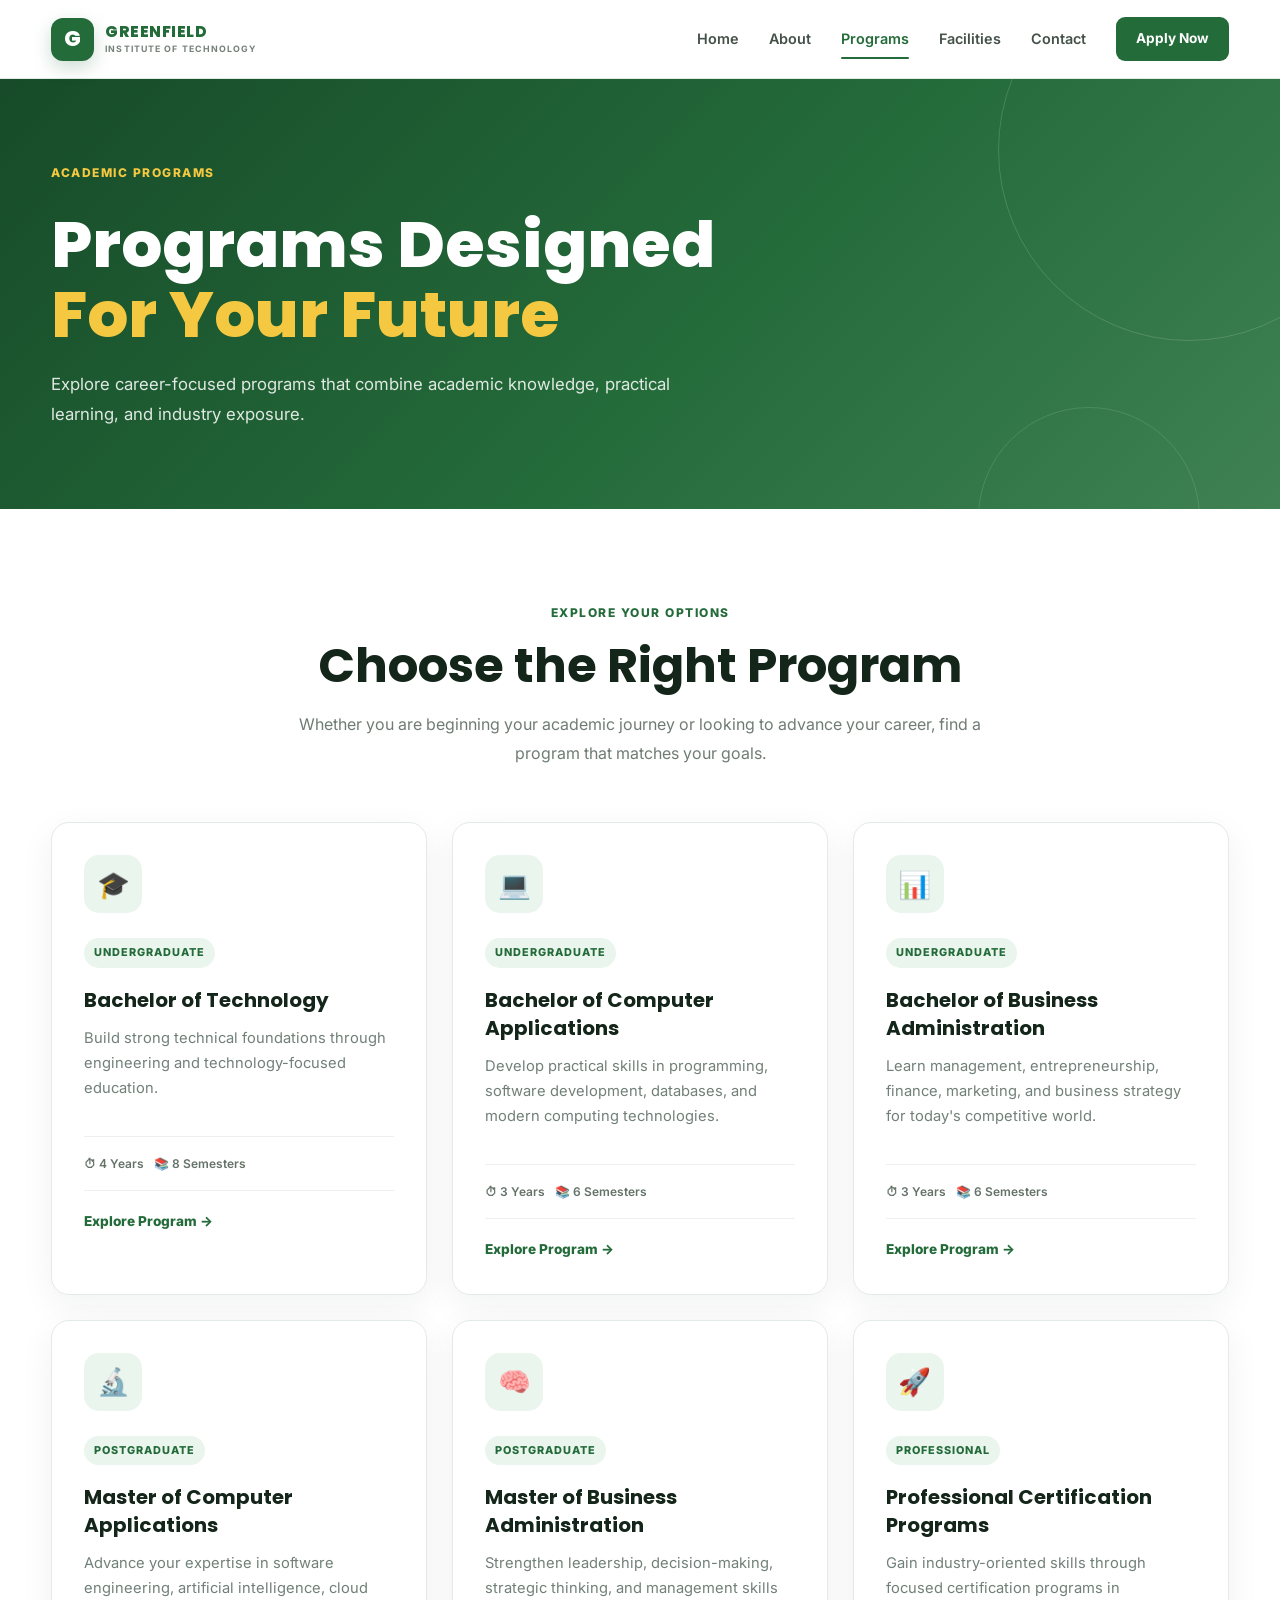
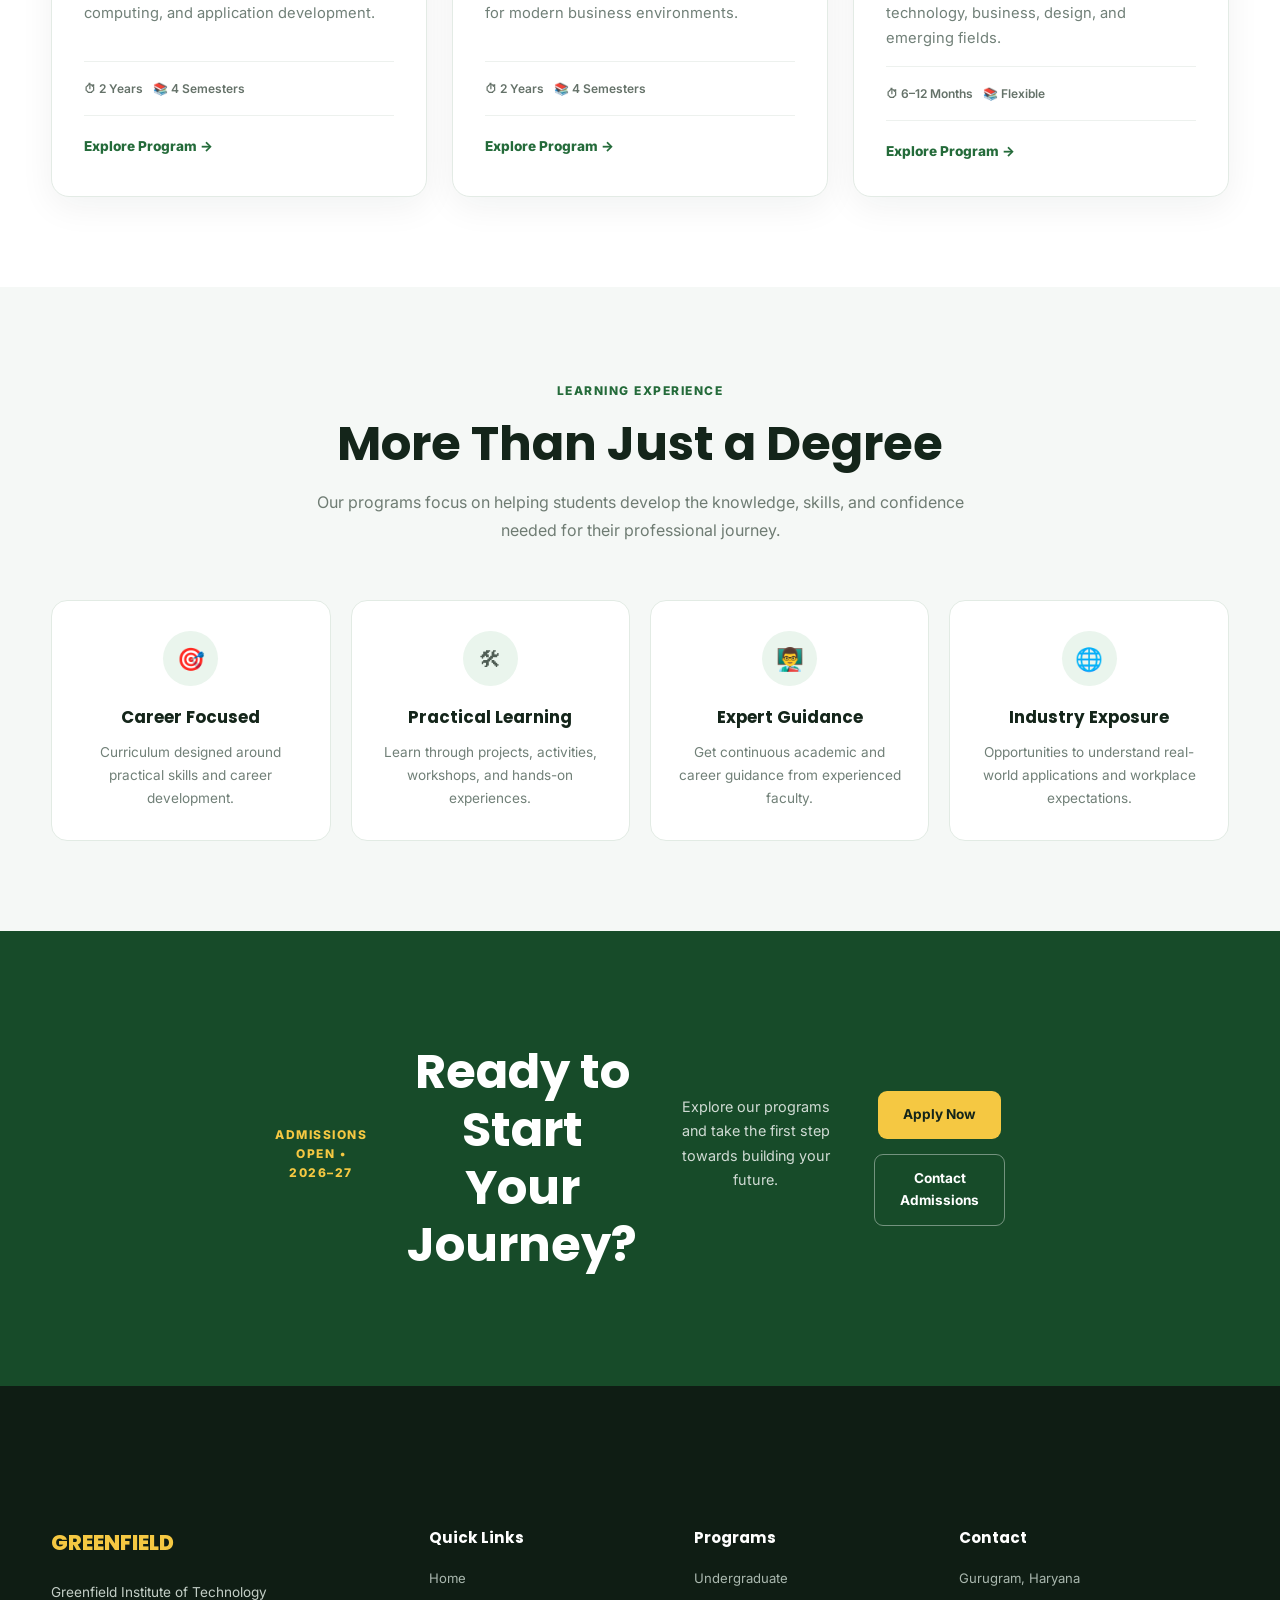
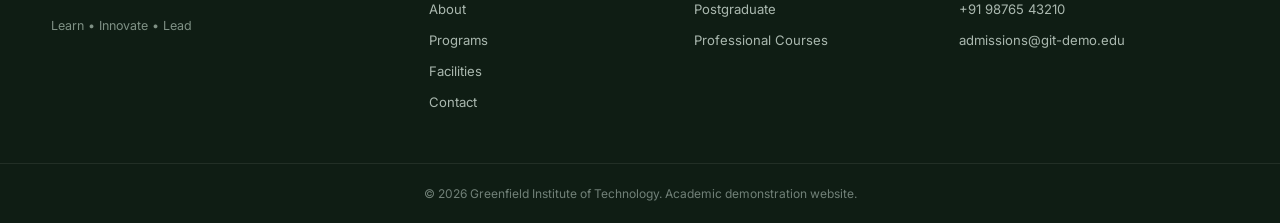
<file: programs.html>
<!DOCTYPE html>
<html lang="en">

<head>
    <meta charset="UTF-8">
    <meta name="viewport" content="width=device-width, initial-scale=1.0">

    <title>Programs | Greenfield Institute of Technology</title>

    <!-- Google Fonts -->
    <link rel="preconnect" href="https://fonts.googleapis.com">
    <link rel="preconnect" href="https://fonts.gstatic.com" crossorigin>

    <link
        href="https://fonts.googleapis.com/css2?family=Inter:wght@400;500;600;700;800&family=Poppins:wght@500;600;700;800&display=swap"
        rel="stylesheet">

    <!-- Main CSS -->
    <link rel="stylesheet" href="style.css">

    <!-- Programs CSS -->
    <link rel="stylesheet" href="programs.css">
</head>

<body>

    <!-- ================= HEADER / NAVBAR ================= -->

    <header class="header">

        <div class="container navbar">

            <a href="index.html" class="logo">

                <div class="logo-icon">G</div>

                <div class="logo-text">
                    <span>GREENFIELD</span>
                    <small>INSTITUTE OF TECHNOLOGY</small>
                </div>

            </a>


            <nav class="nav-menu">

                <a href="index.html">Home</a>

                <a href="about.html">About</a>

                <a href="programs.html" class="active">Programs</a>

                <a href="facilities.html">Facilities</a>

                <a href="contact.html">Contact</a>

            </nav>


            <a href="contact.html" class="nav-button">
                Apply Now
            </a>

        </div>

    </header>


    <!-- ================= PROGRAMS HERO ================= -->

    <section class="programs-hero">

        <div class="container programs-hero-content">

            <span class="section-tag">
                ACADEMIC PROGRAMS
            </span>

            <h1>
                Programs Designed<br>
                <span>For Your Future</span>
            </h1>

            <p>
                Explore career-focused programs that combine academic
                knowledge, practical learning, and industry exposure.
            </p>

        </div>

    </section>


    <!-- ================= PROGRAMS SECTION ================= -->

    <section class="programs-section">

        <div class="container">

            <!-- Section Heading -->

            <div class="section-heading">

                <span class="section-tag">
                    EXPLORE YOUR OPTIONS
                </span>

                <h2>
                    Choose the Right Program
                </h2>

                <p>
                    Whether you are beginning your academic journey or
                    looking to advance your career, find a program that
                    matches your goals.
                </p>

            </div>


            <!-- ================= PROGRAM CARDS ================= -->

            <div class="programs-grid">


                <!-- PROGRAM 1 -->

                <article class="program-card">

                    <div class="program-icon">
                        🎓
                    </div>

                    <span class="program-level">
                        UNDERGRADUATE
                    </span>

                    <h3>
                        Bachelor of Technology
                    </h3>

                    <p>
                        Build strong technical foundations through
                        engineering and technology-focused education.
                    </p>

                    <div class="program-info">

                        <span>
                            ⏱ 4 Years
                        </span>

                        <span>
                            📚 8 Semesters
                        </span>

                    </div>

                    <a href="contact.html" class="program-link">
                        Explore Program →
                    </a>

                </article>


                <!-- PROGRAM 2 -->

                <article class="program-card">

                    <div class="program-icon">
                        💻
                    </div>

                    <span class="program-level">
                        UNDERGRADUATE
                    </span>

                    <h3>
                        Bachelor of Computer Applications
                    </h3>

                    <p>
                        Develop practical skills in programming,
                        software development, databases, and modern
                        computing technologies.
                    </p>

                    <div class="program-info">

                        <span>
                            ⏱ 3 Years
                        </span>

                        <span>
                            📚 6 Semesters
                        </span>

                    </div>

                    <a href="contact.html" class="program-link">
                        Explore Program →
                    </a>

                </article>


                <!-- PROGRAM 3 -->

                <article class="program-card">

                    <div class="program-icon">
                        📊
                    </div>

                    <span class="program-level">
                        UNDERGRADUATE
                    </span>

                    <h3>
                        Bachelor of Business Administration
                    </h3>

                    <p>
                        Learn management, entrepreneurship, finance,
                        marketing, and business strategy for today's
                        competitive world.
                    </p>

                    <div class="program-info">

                        <span>
                            ⏱ 3 Years
                        </span>

                        <span>
                            📚 6 Semesters
                        </span>

                    </div>

                    <a href="contact.html" class="program-link">
                        Explore Program →
                    </a>

                </article>


                <!-- PROGRAM 4 -->

                <article class="program-card">

                    <div class="program-icon">
                        🔬
                    </div>

                    <span class="program-level">
                        POSTGRADUATE
                    </span>

                    <h3>
                        Master of Computer Applications
                    </h3>

                    <p>
                        Advance your expertise in software engineering,
                        artificial intelligence, cloud computing, and
                        application development.
                    </p>

                    <div class="program-info">

                        <span>
                            ⏱ 2 Years
                        </span>

                        <span>
                            📚 4 Semesters
                        </span>

                    </div>

                    <a href="contact.html" class="program-link">
                        Explore Program →
                    </a>

                </article>


                <!-- PROGRAM 5 -->

                <article class="program-card">

                    <div class="program-icon">
                        🧠
                    </div>

                    <span class="program-level">
                        POSTGRADUATE
                    </span>

                    <h3>
                        Master of Business Administration
                    </h3>

                    <p>
                        Strengthen leadership, decision-making, strategic
                        thinking, and management skills for modern
                        business environments.
                    </p>

                    <div class="program-info">

                        <span>
                            ⏱ 2 Years
                        </span>

                        <span>
                            📚 4 Semesters
                        </span>

                    </div>

                    <a href="contact.html" class="program-link">
                        Explore Program →
                    </a>

                </article>


                <!-- PROGRAM 6 -->

                <article class="program-card">

                    <div class="program-icon">
                        🚀
                    </div>

                    <span class="program-level">
                        PROFESSIONAL
                    </span>

                    <h3>
                        Professional Certification Programs
                    </h3>

                    <p>
                        Gain industry-oriented skills through focused
                        certification programs in technology, business,
                        design, and emerging fields.
                    </p>

                    <div class="program-info">

                        <span>
                            ⏱ 6–12 Months
                        </span>

                        <span>
                            📚 Flexible
                        </span>

                    </div>

                    <a href="contact.html" class="program-link">
                        Explore Program →
                    </a>

                </article>

            </div>

        </div>

    </section>


    <!-- ================= WHY OUR PROGRAMS ================= -->

    <section class="program-benefits">

        <div class="container">

            <div class="section-heading">

                <span class="section-tag">
                    LEARNING EXPERIENCE
                </span>

                <h2>
                    More Than Just a Degree
                </h2>

                <p>
                    Our programs focus on helping students develop the
                    knowledge, skills, and confidence needed for their
                    professional journey.
                </p>

            </div>


            <div class="benefits-grid">

                <div class="benefit-box">

                    <div class="benefit-icon">
                        🎯
                    </div>

                    <h3>
                        Career Focused
                    </h3>

                    <p>
                        Curriculum designed around practical skills
                        and career development.
                    </p>

                </div>


                <div class="benefit-box">

                    <div class="benefit-icon">
                        🛠
                    </div>

                    <h3>
                        Practical Learning
                    </h3>

                    <p>
                        Learn through projects, activities, workshops,
                        and hands-on experiences.
                    </p>

                </div>


                <div class="benefit-box">

                    <div class="benefit-icon">
                        👨‍🏫
                    </div>

                    <h3>
                        Expert Guidance
                    </h3>

                    <p>
                        Get continuous academic and career guidance
                        from experienced faculty.
                    </p>

                </div>


                <div class="benefit-box">

                    <div class="benefit-icon">
                        🌐
                    </div>

                    <h3>
                        Industry Exposure
                    </h3>

                    <p>
                        Opportunities to understand real-world
                        applications and workplace expectations.
                    </p>

                </div>

            </div>

        </div>

    </section>


    <!-- ================= CTA ================= -->

    <section class="program-cta">

        <div class="container">

            <div class="cta-content">

                <span class="section-tag">
                    ADMISSIONS OPEN • 2026–27
                </span>

                <h2>
                    Ready to Start Your Journey?
                </h2>

                <p>
                    Explore our programs and take the first step
                    towards building your future.
                </p>

                <div class="cta-buttons">

                    <a href="contact.html" class="cta-primary">
                        Apply Now
                    </a>

                    <a href="contact.html" class="cta-secondary">
                        Contact Admissions
                    </a>

                </div>

            </div>

        </div>

    </section>


    <!-- ================= FOOTER ================= -->

    <footer class="footer">

        <div class="container footer-grid">

            <div class="footer-brand">

                <div class="footer-logo">
                    GREENFIELD
                </div>

                <p>
                    Greenfield Institute of Technology
                </p>

                <span>
                    Learn • Innovate • Lead
                </span>

            </div>


            <div class="footer-column">

                <h4>
                    Quick Links
                </h4>

                <a href="index.html">Home</a>
                <a href="about.html">About</a>
                <a href="programs.html">Programs</a>
                <a href="facilities.html">Facilities</a>
                <a href="contact.html">Contact</a>

            </div>


            <div class="footer-column">

                <h4>
                    Programs
                </h4>

                <a href="programs.html">
                    Undergraduate
                </a>

                <a href="programs.html">
                    Postgraduate
                </a>

                <a href="programs.html">
                    Professional Courses
                </a>

            </div>


            <div class="footer-column">

                <h4>
                    Contact
                </h4>

                <p>
                    Gurugram, Haryana
                </p>

                <p>
                    +91 98765 43210
                </p>

                <p>
                    admissions@git-demo.edu
                </p>

            </div>

        </div>


        <div class="footer-bottom">

            <p>
                © 2026 Greenfield Institute of Technology.
                Academic demonstration website.
            </p>

        </div>

    </footer>


</body>

</html>
</file>
<file: style.css>
/* =====================================================
   GREENFIELD INSTITUTE OF TECHNOLOGY
   Main Website Stylesheet
   ===================================================== */


/* ================= ROOT ================= */

:root {

    --primary: #246b3a;
    --primary-dark: #174b29;
    --primary-light: #eaf5ed;

    --accent: #f5c842;
    --accent-light: #fff8d8;

    --dark: #14251a;
    --text: #4f5d54;
    --muted: #748078;

    --white: #ffffff;
    --light: #f7faf8;
    --border: #e1e9e3;

    --shadow: 0 15px 40px rgba(20, 55, 30, 0.10);

    --radius: 18px;

    --container: 1180px;
}


/* ================= RESET ================= */

* {
    margin: 0;
    padding: 0;
    box-sizing: border-box;
}


html {
    scroll-behavior: smooth;
}


body {
    font-family: "Inter", sans-serif;
    color: var(--text);
    background: var(--white);
    line-height: 1.6;
}


a {
    text-decoration: none;
    color: inherit;
}


img {
    max-width: 100%;
    display: block;
}


button,
a {
    -webkit-tap-highlight-color: transparent;
}


/* ================= COMMON ================= */

.container {
    width: min(92%, var(--container));
    margin: 0 auto;
}


.section-label {
    display: inline-block;

    color: var(--primary);

    font-size: 0.78rem;
    font-weight: 800;

    letter-spacing: 1.5px;

    margin-bottom: 14px;
}


.section-heading {
    max-width: 700px;
    margin: 0 auto 50px;

    text-align: center;
}


.section-heading h2,
.about-content h2 {

    font-family: "Poppins", sans-serif;

    color: var(--dark);

    font-size: clamp(2rem, 4vw, 3rem);

    line-height: 1.2;

    margin-bottom: 18px;
}


.section-heading h2 span,
.about-content h2 span {

    color: var(--primary);
}


.section-heading p {
    color: var(--muted);
    font-size: 1rem;
}


/* ================= HEADER ================= */

.header {

    position: sticky;
    top: 0;

    z-index: 1000;

    background: rgba(255, 255, 255, 0.96);

    border-bottom: 1px solid var(--border);

    backdrop-filter: blur(12px);
}


.navbar {

    min-height: 78px;

    display: flex;

    align-items: center;

    justify-content: space-between;

    gap: 30px;
}


/* Logo */

.logo {

    display: flex;

    align-items: center;

    gap: 11px;

    flex-shrink: 0;
}


.logo-icon {

    width: 43px;
    height: 43px;

    border-radius: 12px;

    display: grid;
    place-items: center;

    background: var(--primary);

    color: var(--white);

    font-family: "Poppins", sans-serif;

    font-size: 1.35rem;
    font-weight: 800;

    box-shadow: 0 7px 18px rgba(36, 107, 58, 0.22);
}


.logo-text {

    display: flex;

    flex-direction: column;

    line-height: 1.05;
}


.logo-text span {

    color: var(--primary);

    font-family: "Poppins", sans-serif;

    font-size: 0.95rem;

    font-weight: 800;

    letter-spacing: 0.5px;
}


.logo-text small {

    color: var(--muted);

    font-size: 0.55rem;

    font-weight: 700;

    letter-spacing: 1.1px;

    margin-top: 4px;
}


/* Navigation */

.nav-menu {

    display: flex;

    align-items: center;

    justify-content: center;

    gap: 30px;

    margin-left: auto;
}


.nav-menu a {

    position: relative;

    color: #445149;

    font-size: 0.9rem;

    font-weight: 600;

    padding: 8px 0;

    transition: 0.3s ease;
}


.nav-menu a:hover,
.nav-menu a.active {

    color: var(--primary);
}


.nav-menu a.active::after {

    content: "";

    position: absolute;

    left: 0;
    right: 0;

    bottom: 0;

    height: 2px;

    background: var(--primary);

    border-radius: 5px;
}


/* Header button */

.nav-button {

    display: inline-flex;

    align-items: center;
    justify-content: center;

    padding: 11px 20px;

    border-radius: 9px;

    background: var(--primary);

    color: var(--white);

    font-size: 0.85rem;

    font-weight: 700;

    transition: 0.3s ease;
}


.nav-button:hover {

    background: var(--primary-dark);

    transform: translateY(-2px);
}


/* ================= HERO ================= */

.hero {

    position: relative;

    overflow: hidden;

    min-height: 690px;

    display: flex;

    align-items: center;

    background:
        linear-gradient(
            135deg,
            #f4faf5 0%,
            #ffffff 55%,
            #edf7ef 100%
        );
}


.hero-background-shape {

    position: absolute;

    border-radius: 50%;

    pointer-events: none;
}


.shape-one {

    width: 420px;
    height: 420px;

    right: -160px;
    top: -180px;

    background: rgba(36, 107, 58, 0.08);
}


.shape-two {

    width: 280px;
    height: 280px;

    left: -170px;
    bottom: -170px;

    border: 45px solid rgba(245, 200, 66, 0.15);
}


.hero-content {

    position: relative;

    z-index: 2;

    display: grid;

    grid-template-columns: 1fr 0.9fr;

    align-items: center;

    gap: 70px;

    padding: 80px 0;
}


/* Hero text */

.hero-label {

    display: inline-flex;

    align-items: center;

    padding: 8px 13px;

    border-radius: 50px;

    background: var(--primary-light);

    color: var(--primary);

    font-size: 0.73rem;

    font-weight: 800;

    letter-spacing: 1px;

    margin-bottom: 22px;
}


.hero-text h1 {

    max-width: 650px;

    color: var(--dark);

    font-family: "Poppins", sans-serif;

    font-size: clamp(2.8rem, 5.2vw, 4.7rem);

    line-height: 1.08;

    letter-spacing: -1.5px;

    margin-bottom: 24px;
}


.hero-text h1 span {

    display: block;

    color: var(--primary);
}


.hero-text > p {

    max-width: 590px;

    color: var(--text);

    font-size: 1.05rem;

    line-height: 1.8;

    margin-bottom: 32px;
}


/* Hero buttons */

.hero-buttons {

    display: flex;

    align-items: center;

    gap: 13px;

    flex-wrap: wrap;

    margin-bottom: 45px;
}


.btn {

    display: inline-flex;

    align-items: center;
    justify-content: center;

    gap: 10px;

    min-height: 50px;

    padding: 0 22px;

    border-radius: 10px;

    font-size: 0.88rem;

    font-weight: 700;

    transition: 0.3s ease;
}


.btn-primary {

    background: var(--primary);

    color: var(--white);

    box-shadow: 0 10px 25px rgba(36, 107, 58, 0.18);
}


.btn-primary:hover {

    background: var(--primary-dark);

    transform: translateY(-3px);
}


.btn-secondary {

    border: 1px solid var(--border);

    background: var(--white);

    color: var(--primary);
}


.btn-secondary:hover {

    border-color: var(--primary);

    transform: translateY(-3px);
}


.btn-primary span {

    font-size: 1.1rem;
}


/* Hero statistics */

.hero-stats {

    display: flex;

    gap: 34px;
}


.hero-stats div {

    display: flex;

    flex-direction: column;
}


.hero-stats strong {

    color: var(--dark);

    font-family: "Poppins", sans-serif;

    font-size: 1.35rem;
}


.hero-stats span {

    color: var(--muted);

    font-size: 0.72rem;

    margin-top: 2px;
}


/* ================= HERO VISUAL ================= */

.hero-visual {

    display: flex;

    justify-content: center;
}


.visual-card {

    width: min(100%, 500px);

    overflow: hidden;

    background: var(--white);

    border: 1px solid rgba(36, 107, 58, 0.12);

    border-radius: 24px;

    box-shadow: 0 30px 70px rgba(21, 61, 32, 0.16);
}


.visual-top {

    display: flex;

    justify-content: space-between;

    align-items: center;

    padding: 20px 24px;

    border-bottom: 1px solid var(--border);
}


.campus-tag {

    color: var(--primary);

    font-size: 0.72rem;

    font-weight: 800;

    letter-spacing: 1.2px;
}


.campus-dot {

    width: 10px;
    height: 10px;

    border-radius: 50%;

    background: var(--accent);

    box-shadow: 0 0 0 6px var(--accent-light);
}


/* Campus CSS illustration */

.campus-illustration {

    position: relative;

    height: 330px;

    overflow: hidden;

    background:
        linear-gradient(
            to bottom,
            #edf7ef 0%,
            #f7fbf7 65%,
            #dbeadf 65%,
            #dbeadf 100%
        );
}


.building {

    position: absolute;

    bottom: 48px;

    background: var(--white);

    border: 2px solid #d6e2d9;
}


.building-main {

    width: 230px;
    height: 185px;

    left: 50%;

    transform: translateX(-50%);

    border-radius: 8px 8px 0 0;

    z-index: 3;
}


.building-roof {

    position: absolute;

    top: -25px;
    left: -12px;

    width: 250px;
    height: 28px;

    background: var(--primary);

    clip-path: polygon(5% 100%, 50% 0, 95% 100%);
}


.building-windows {

    display: grid;

    grid-template-columns: repeat(3, 1fr);

    gap: 12px;

    padding: 30px;
}


.building-windows span {

    height: 28px;

    border-radius: 3px;

    background: #dcece0;

    border: 1px solid #b9d3bf;
}


.building-door {

    position: absolute;

    bottom: 0;
    left: 50%;

    transform: translateX(-50%);

    width: 42px;
    height: 62px;

    border-radius: 5px 5px 0 0;

    background: var(--primary);
}


.building-side {

    width: 110px;
    height: 135px;

    left: 12%;

    bottom: 48px;

    z-index: 2;

    border-radius: 5px 5px 0 0;
}


.side-window {

    width: 24px;
    height: 22px;

    display: inline-block;

    margin: 25px 8px 0;

    background: #dcece0;

    border: 1px solid #b9d3bf;
}


/* Trees */

.tree {

    position: absolute;

    width: 55px;
    height: 55px;

    border-radius: 50%;

    background: #5d9b69;

    bottom: 58px;

    z-index: 4;
}


.tree::after {

    content: "";

    position: absolute;

    width: 9px;
    height: 48px;

    background: #74583e;

    bottom: -35px;

    left: 23px;
}


.tree-one {

    left: 5%;

    transform: scale(0.8);
}


.tree-two {

    right: 8%;

    transform: scale(1.1);
}


/* Ground */

.ground {

    position: absolute;

    left: 0;
    right: 0;

    bottom: 0;

    height: 50px;

    background: #c9dfcf;
}


/* Visual bottom */

.visual-bottom {

    display: flex;

    align-items: center;

    justify-content: space-between;

    padding: 19px 24px;
}


.visual-bottom div:first-child {

    display: flex;

    flex-direction: column;
}


.visual-bottom strong {

    color: var(--dark);

    font-size: 0.88rem;
}


.visual-bottom small {

    color: var(--muted);

    font-size: 0.7rem;

    margin-top: 3px;
}


.arrow-circle {

    width: 40px;
    height: 40px;

    display: grid;
    place-items: center;

    border-radius: 50%;

    background: var(--primary);

    color: var(--white);

    font-size: 1.1rem;
}


/* ================= WHY SECTION ================= */

.why-section {

    padding: 100px 0;

    background: var(--white);
}


.feature-grid {

    display: grid;

    grid-template-columns: repeat(4, 1fr);

    gap: 20px;
}


.feature-card {

    padding: 30px 24px;

    border: 1px solid var(--border);

    border-radius: var(--radius);

    background: var(--white);

    transition: 0.35s ease;
}


.feature-card:hover {

    transform: translateY(-8px);

    border-color: rgba(36, 107, 58, 0.25);

    box-shadow: var(--shadow);
}


.feature-icon {

    width: 52px;
    height: 52px;

    display: grid;
    place-items: center;

    margin-bottom: 22px;

    border-radius: 13px;

    background: var(--primary-light);

    font-size: 1.35rem;
}


.feature-card h3 {

    color: var(--dark);

    font-family: "Poppins", sans-serif;

    font-size: 1.05rem;

    margin-bottom: 10px;
}


.feature-card p {

    color: var(--muted);

    font-size: 0.82rem;

    line-height: 1.7;

    margin-bottom: 20px;
}


.feature-card a {

    color: var(--primary);

    font-size: 0.78rem;

    font-weight: 800;
}


.feature-card a:hover {

    text-decoration: underline;
}


/* ================= ABOUT PREVIEW ================= */

.about-preview {

    padding: 110px 0;

    background: var(--light);
}


.about-grid {

    display: grid;

    grid-template-columns: 0.85fr 1.15fr;

    align-items: center;

    gap: 90px;
}


/* About visual */

.about-visual {

    position: relative;

    min-height: 420px;

    display: grid;

    place-items: center;

    overflow: hidden;

    border-radius: 28px;

    background:
        linear-gradient(
            145deg,
            var(--primary-dark),
            var(--primary)
        );
}


.about-box {

    position: relative;

    z-index: 3;

    width: 245px;
    min-height: 245px;

    padding: 35px;

    display: flex;

    flex-direction: column;

    justify-content: center;

    border-radius: 25px;

    background: rgba(255,255,255,0.10);

    border: 1px solid rgba(255,255,255,0.25);

    color: var(--white);

    backdrop-filter: blur(10px);

    text-align: center;
}


.about-small {

    font-size: 0.7rem;

    letter-spacing: 2px;

    font-weight: 700;

    opacity: 0.8;
}


.about-box strong {

    font-family: "Poppins", sans-serif;

    font-size: 5rem;

    line-height: 1;

    margin: 15px 0;
}


.about-box > span:last-child {

    font-size: 0.78rem;

    opacity: 0.85;
}


.about-circle {

    position: absolute;

    border-radius: 50%;

    border: 1px solid rgba(255,255,255,0.18);
}


.circle-one {

    width: 300px;
    height: 300px;

    top: -90px;
    right: -100px;
}


.circle-two {

    width: 220px;
    height: 220px;

    bottom: -80px;
    left: -90px;
}


/* About text */

.about-content h2 {

    max-width: 600px;
}


.about-content > p {

    max-width: 650px;

    color: var(--muted);

    font-size: 0.92rem;

    margin-bottom: 15px;
}


.about-points {

    margin: 28px 0;
}


.about-points div {

    display: flex;

    align-items: center;

    gap: 12px;

    margin-bottom: 13px;
}


.about-points span {

    width: 22px;
    height: 22px;

    display: grid;
    place-items: center;

    border-radius: 50%;

    background: var(--primary-light);

    color: var(--primary);

    font-size: 0.75rem;

    font-weight: 800;
}


.about-points p {

    color: var(--dark);

    font-size: 0.82rem;

    font-weight: 600;
}


.text-button {

    color: var(--primary);

    font-size: 0.85rem;

    font-weight: 800;
}


.text-button:hover {

    text-decoration: underline;
}


/* ================= CTA ================= */

.program-cta {

    padding: 90px 0;

    background: var(--primary-dark);
}


.cta-content {

    display: flex;

    align-items: center;

    justify-content: space-between;

    gap: 40px;

    padding: 10px;
}


.cta-label {

    color: #c8e4cf;

    font-size: 0.72rem;

    font-weight: 800;

    letter-spacing: 1.5px;
}


.cta-content h2 {

    color: var(--white);

    font-family: "Poppins", sans-serif;

    font-size: clamp(2rem, 4vw, 3.1rem);

    line-height: 1.2;

    margin: 12px 0 15px;
}


.cta-content p {

    max-width: 600px;

    color: #c7d9cc;

    font-size: 0.9rem;
}


.cta-button {

    flex-shrink: 0;

    display: inline-flex;

    align-items: center;

    padding: 15px 24px;

    border-radius: 10px;

    background: var(--accent);

    color: #26351e;

    font-size: 0.85rem;

    font-weight: 800;

    transition: 0.3s ease;
}


.cta-button:hover {

    transform: translateY(-3px);

    box-shadow: 0 10px 25px rgba(0,0,0,0.15);
}


/* ================= FOOTER ================= */

.footer {

    background: #102118;

    color: #b9c7bd;
}


.footer-grid {

    display: grid;

    grid-template-columns: 1.5fr 0.8fr 0.9fr 1.2fr;

    gap: 60px;

    padding: 75px 0;
}


.footer-logo .logo-text span {

    color: var(--white);
}


.footer-logo .logo-text small {

    color: #87998d;
}


.footer-brand > p {

    max-width: 330px;

    margin: 22px 0 15px;

    color: #94a79a;

    font-size: 0.82rem;

    line-height: 1.7;
}


.footer-tagline {

    color: var(--accent);

    font-size: 0.78rem;

    font-weight: 700;
}


.footer-column {

    display: flex;

    flex-direction: column;

    gap: 11px;
}


.footer-column h3 {

    color: var(--white);

    font-family: "Poppins", sans-serif;

    font-size: 0.95rem;

    margin-bottom: 8px;
}


.footer-column a,
.footer-column p {

    color: #94a79a;

    font-size: 0.78rem;

    transition: 0.25s ease;
}


.footer-column a:hover {

    color: var(--white);

    transform: translateX(3px);
}


.footer-bottom {

    border-top: 1px solid rgba(255,255,255,0.08);
}


.footer-bottom .container {

    min-height: 65px;

    display: flex;

    align-items: center;

    justify-content: space-between;

    gap: 20px;
}


.footer-bottom p {

    color: #738479;

    font-size: 0.7rem;
}


/* ================= TABLET ================= */

@media (max-width: 1000px) {

    .nav-menu {
        gap: 17px;
    }


    .hero-content {

        grid-template-columns: 1fr;

        gap: 60px;

        text-align: center;
    }


    .hero-text > p {

        margin-left: auto;
        margin-right: auto;
    }


    .hero-buttons,
    .hero-stats {

        justify-content: center;
    }


    .hero-visual {

        max-width: 600px;

        width: 100%;

        margin: auto;
    }


    .feature-grid {

        grid-template-columns: repeat(2, 1fr);
    }


    .about-grid {

        grid-template-columns: 1fr;

        gap: 55px;
    }


    .about-visual {

        max-width: 650px;

        width: 100%;

        margin: auto;
    }


    .about-content {

        text-align: center;
    }


    .about-content h2 {

        margin-left: auto;
        margin-right: auto;
    }


    .about-content > p {

        margin-left: auto;
        margin-right: auto;
    }


    .about-points {

        display: inline-block;

        text-align: left;
    }


    .footer-grid {

        grid-template-columns: repeat(2, 1fr);
    }
}


/* ================= MOBILE ================= */

@media (max-width: 720px) {

    .navbar {

        min-height: auto;

        padding: 15px 0;

        flex-wrap: wrap;

        gap: 15px;
    }


    .nav-menu {

        order: 3;

        width: 100%;

        justify-content: center;

        flex-wrap: wrap;

        gap: 8px 18px;

        padding-top: 8px;
    }


    .nav-menu a {

        font-size: 0.78rem;
    }


    .nav-button {

        padding: 9px 15px;

        font-size: 0.76rem;
    }


    .logo-text span {

        font-size: 0.8rem;
    }


    .logo-text small {

        font-size: 0.46rem;
    }


    .hero {

        min-height: auto;
    }


    .hero-content {

        padding: 65px 0;
    }


    .hero-text h1 {

        font-size: clamp(2.35rem, 12vw, 3.4rem);

        letter-spacing: -1px;
    }


    .hero-text > p {

        font-size: 0.9rem;
    }


    .hero-buttons {

        flex-direction: column;

        width: 100%;
    }


    .btn {

        width: min(100%, 280px);
    }


    .hero-stats {

        gap: 20px;

        flex-wrap: wrap;
    }


    .hero-stats strong {

        font-size: 1.1rem;
    }


    .campus-illustration {

        height: 260px;
    }


    .building-main {

        width: 180px;
        height: 150px;
    }


    .building-roof {

        width: 198px;
    }


    .building-windows {

        gap: 8px;

        padding: 22px;
    }


    .building-windows span {

        height: 23px;
    }


    .building-door {

        width: 34px;
        height: 50px;
    }


    .building-side {

        width: 85px;
        height: 110px;

        left: 5%;
    }


    .side-window {

        width: 18px;
        height: 18px;

        margin: 20px 5px 0;
    }


    .feature-grid {

        grid-template-columns: 1fr;
    }


    .why-section,
    .about-preview {

        padding: 75px 0;
    }


    .about-visual {

        min-height: 340px;
    }


    .about-box {

        width: 210px;

        min-height: 210px;
    }


    .about-box strong {

        font-size: 4rem;
    }


    .cta-content {

        flex-direction: column;

        align-items: flex-start;
    }


    .cta-button {

        width: 100%;

        justify-content: center;
    }


    .footer-grid {

        grid-template-columns: 1fr;

        gap: 40px;

        padding: 55px 0;
    }


    .footer-bottom .container {

        flex-direction: column;

        justify-content: center;

        text-align: center;

        padding: 18px 0;
    }

}


/* ================= SMALL MOBILE ================= */

@media (max-width: 420px) {

    .logo-icon {

        width: 38px;
        height: 38px;

        font-size: 1.1rem;
    }


    .logo-text span {

        font-size: 0.7rem;
    }


    .hero-label {

        font-size: 0.62rem;
    }


    .hero-text h1 {

        font-size: 2.35rem;
    }


    .hero-stats {

        gap: 13px;
    }


    .hero-stats div {

        min-width: 75px;
    }


    .visual-card {

        border-radius: 18px;
    }


    .visual-top,
    .visual-bottom {

        padding-left: 17px;
        padding-right: 17px;
    }


    .feature-card {

        padding: 24px 20px;
    }

}
</file>
<file: css/about.css>
/* =====================================================
   ABOUT PAGE
===================================================== */


/* ================= HERO ================= */

.about-hero {

    min-height: 430px;

    display: flex;

    align-items: center;

    background:
        linear-gradient(
            135deg,
            #174b29 0%,
            #246b3a 55%,
            #3f8153 100%
        );

    color: #ffffff;

    position: relative;

    overflow: hidden;
}


.about-hero::before {

    content: "";

    position: absolute;

    width: 420px;
    height: 420px;

    border: 1px solid rgba(255,255,255,0.14);

    border-radius: 50%;

    right: -130px;
    top: -140px;
}


.about-hero::after {

    content: "";

    position: absolute;

    width: 250px;
    height: 250px;

    border: 1px solid rgba(255,255,255,0.10);

    border-radius: 50%;

    right: 100px;
    bottom: -150px;
}


.about-hero-content {

    position: relative;

    z-index: 2;
}


.about-hero .section-tag {

    color: #f5c842;
}


.about-hero h1 {

    font-family: "Poppins", sans-serif;

    font-size: clamp(2.5rem, 5vw, 4.3rem);

    line-height: 1.1;

    margin: 18px 0;

    font-weight: 800;
}


.about-hero h1 span {

    color: #f5c842;
}


.about-hero p {

    max-width: 680px;

    color: rgba(255,255,255,0.86);

    font-size: 1.05rem;

    line-height: 1.8;
}


/* ================= STORY ================= */

.story-section {

    padding: 95px 0;

    background: #ffffff;
}


.story-layout {

    display: grid;

    grid-template-columns: 1fr 1fr;

    gap: 80px;

    align-items: center;
}


.story-content .section-tag {

    margin-bottom: 10px;
}


.story-content h2 {

    font-family: "Poppins", sans-serif;

    color: #14251a;

    font-size: clamp(2rem, 4vw, 3rem);

    line-height: 1.2;

    margin: 5px 0 20px;
}


.story-content p {

    color: #6f7c73;

    font-size: 0.92rem;

    line-height: 1.8;

    margin-bottom: 15px;
}


.story-button {

    display: inline-flex;

    margin-top: 15px;

    padding: 13px 21px;

    background: #246b3a;

    color: #ffffff;

    border-radius: 9px;

    text-decoration: none;

    font-size: 0.82rem;

    font-weight: 700;

    transition: 0.3s ease;
}


.story-button:hover {

    background: #174b29;

    transform: translateY(-3px);

    box-shadow: 0 10px 25px rgba(36,107,58,0.18);
}


/* ================= STORY VISUAL ================= */

.story-visual {

    position: relative;

    min-height: 430px;

    display: flex;

    align-items: center;

    justify-content: center;

    background:
        linear-gradient(
            145deg,
            #eaf5ed,
            #d7e9dc
        );

    border-radius: 25px;

    overflow: hidden;
}


.story-visual::before {

    content: "";

    position: absolute;

    width: 300px;
    height: 300px;

    border: 1px solid rgba(36,107,58,0.15);

    border-radius: 50%;
}


.visual-card {

    position: absolute;

    border-radius: 18px;

    box-shadow: 0 20px 45px rgba(20,37,26,0.13);
}


.main-card {

    width: 260px;

    min-height: 250px;

    padding: 35px;

    display: flex;

    flex-direction: column;

    justify-content: center;

    background: #174b29;

    color: #ffffff;

    transform: rotate(-3deg);

    z-index: 2;
}


.visual-year {

    color: #f5c842;

    font-family: "Poppins", sans-serif;

    font-size: 2.5rem;

    font-weight: 800;

    margin-bottom: 15px;
}


.main-card h3 {

    font-family: "Poppins", sans-serif;

    font-size: 1.45rem;

    line-height: 1.3;

    margin: 0 0 20px;
}


.main-card p {

    color: rgba(255,255,255,0.7);

    font-size: 0.8rem;

    margin: 0;
}


.small-card {

    right: 8%;

    top: 12%;

    z-index: 3;

    display: flex;

    flex-direction: column;

    align-items: center;

    padding: 18px 22px;

    background: #ffffff;
}


.small-card strong {

    color: #246b3a;

    font-family: "Poppins", sans-serif;

    font-size: 1.7rem;
}


.small-card span {

    color: #718078;

    font-size: 0.65rem;

    font-weight: 700;
}


.visual-circle {

    position: absolute;

    bottom: 7%;

    right: 10%;

    width: 65px;
    height: 65px;

    display: grid;

    place-items: center;

    border-radius: 50%;

    background: #f5c842;

    color: #174b29;

    font-family: "Poppins", sans-serif;

    font-size: 1.4rem;

    font-weight: 800;

    z-index: 3;
}


/* ================= MISSION ================= */

.mission-section {

    padding: 90px 0;

    background: #f5f8f6;
}


.section-heading {

    max-width: 700px;

    margin: 0 auto 50px;

    text-align: center;
}


.section-tag {

    display: inline-block;

    color: #246b3a;

    font-size: 0.75rem;

    font-weight: 800;

    letter-spacing: 1.5px;

    margin-bottom: 10px;
}


.section-heading h2 {

    font-family: "Poppins", sans-serif;

    color: #14251a;

    font-size: clamp(2rem, 4vw, 3rem);

    line-height: 1.2;

    margin: 5px 0 15px;
}


.section-heading p {

    color: #6f7c73;

    font-size: 1rem;

    line-height: 1.8;
}


.mission-grid {

    display: grid;

    grid-template-columns: 1fr 1fr;

    gap: 25px;
}


.mission-card {

    padding: 38px;

    background: #ffffff;

    border: 1px solid #e1e9e3;

    border-radius: 20px;

    transition: 0.3s ease;
}


.mission-card:hover {

    transform: translateY(-6px);

    box-shadow: 0 18px 40px rgba(20,37,26,0.08);
}


.mission-icon {

    width: 58px;
    height: 58px;

    display: grid;

    place-items: center;

    background: #eaf5ed;

    border-radius: 15px;

    font-size: 1.5rem;

    margin-bottom: 22px;
}


.mission-card > span {

    color: #246b3a;

    font-size: 0.68rem;

    font-weight: 800;

    letter-spacing: 1.2px;
}


.mission-card h3 {

    font-family: "Poppins", sans-serif;

    color: #14251a;

    font-size: 1.3rem;

    margin: 12px 0;
}


.mission-card p {

    color: #718078;

    font-size: 0.88rem;

    line-height: 1.8;

    margin: 0;
}


.vision-card {

    background: #174b29;

    border-color: #174b29;
}


.vision-card > span {

    color: #f5c842;
}


.vision-card h3 {

    color: #ffffff;
}


.vision-card p {

    color: rgba(255,255,255,0.75);
}


.vision-card .mission-icon {

    background: rgba(255,255,255,0.1);
}


/* ================= VALUES ================= */

.values-section {

    padding: 95px 0;

    background: #ffffff;
}


.values-grid {

    display: grid;

    grid-template-columns: repeat(4, 1fr);

    gap: 20px;
}


.value-card {

    position: relative;

    padding: 30px 25px;

    border: 1px solid #e1e9e3;

    border-radius: 18px;

    background: #ffffff;

    transition: 0.3s ease;
}


.value-card:hover {

    transform: translateY(-7px);

    box-shadow: 0 18px 40px rgba(20,37,26,0.09);
}


.value-number {

    position: absolute;

    top: 18px;

    right: 18px;

    color: #dce9df;

    font-family: "Poppins", sans-serif;

    font-size: 0.75rem;

    font-weight: 800;
}


.value-icon {

    width: 55px;
    height: 55px;

    display: grid;

    place-items: center;

    background: #eaf5ed;

    border-radius: 14px;

    font-size: 1.4rem;

    margin-bottom: 20px;
}


.value-card h3 {

    font-family: "Poppins", sans-serif;

    color: #14251a;

    font-size: 1.1rem;

    margin: 0 0 10px;
}


.value-card p {

    color: #718078;

    font-size: 0.82rem;

    line-height: 1.7;

    margin: 0;
}


/* ================= WHY SECTION ================= */

.why-section {

    padding: 90px 0;

    background: #f5f8f6;
}


.why-layout {

    display: grid;

    grid-template-columns: 1.1fr 0.9fr;

    gap: 70px;

    align-items: center;
}


.why-content h2 {

    font-family: "Poppins", sans-serif;

    color: #14251a;

    font-size: clamp(2rem, 4vw, 3rem);

    line-height: 1.2;

    margin: 5px 0 18px;
}


.why-content > p {

    color: #6f7c73;

    font-size: 0.92rem;

    line-height: 1.8;

    margin-bottom: 30px;
}


/* ================= WHY LIST ================= */

.why-list {

    display: flex;

    flex-direction: column;

    gap: 22px;
}


.why-item {

    display: flex;

    gap: 15px;

    align-items: flex-start;
}


.why-check {

    width: 30px;
    height: 30px;

    min-width: 30px;

    display: grid;

    place-items: center;

    background: #246b3a;

    color: #ffffff;

    border-radius: 50%;

    font-size: 0.75rem;

    font-weight: 800;
}


.why-item h4 {

    font-family: "Poppins", sans-serif;

    color: #14251a;

    font-size: 0.95rem;

    margin: 0 0 5px;
}


.why-item p {

    color: #718078;

    font-size: 0.82rem;

    line-height: 1.6;

    margin: 0;
}


/* ================= STATS ================= */

.about-stats {

    display: grid;

    grid-template-columns: 1fr 1fr;

    gap: 18px;
}


.stat-box {

    min-height: 150px;

    padding: 25px;

    display: flex;

    flex-direction: column;

    justify-content: center;

    background: #ffffff;

    border: 1px solid #e1e9e3;

    border-radius: 18px;

    transition: 0.3s ease;
}


.stat-box:hover {

    transform: translateY(-5px);

    box-shadow: 0 15px 35px rgba(20,37,26,0.08);
}


.stat-box strong {

    color: #246b3a;

    font-family: "Poppins", sans-serif;

    font-size: 2.2rem;

    font-weight: 800;

    line-height: 1;
}


.stat-box span {

    color: #718078;

    font-size: 0.75rem;

    font-weight: 600;

    margin-top: 10px;
}


/* ================= CTA ================= */

.about-cta {

    padding: 90px 0;

    background: #174b29;

    color: #ffffff;

    text-align: center;
}


.cta-content {

    max-width: 750px;

    margin: auto;
}


.about-cta .section-tag {

    color: #f5c842;
}


.about-cta h2 {

    font-family: "Poppins", sans-serif;

    font-size: clamp(2rem, 4vw, 3rem);

    line-height: 1.2;

    margin: 12px 0;
}


.about-cta p {

    color: rgba(255,255,255,0.8);

    line-height: 1.7;

    margin-bottom: 30px;
}


.cta-buttons {

    display: flex;

    justify-content: center;

    gap: 15px;

    flex-wrap: wrap;
}


.cta-primary,
.cta-secondary {

    display: inline-flex;

    align-items: center;

    justify-content: center;

    padding: 13px 25px;

    border-radius: 9px;

    font-size: 0.85rem;

    font-weight: 700;

    text-decoration: none;

    transition: 0.3s ease;
}


.cta-primary {

    background: #f5c842;

    color: #14251a;
}


.cta-primary:hover {

    transform: translateY(-3px);

    box-shadow: 0 10px 25px rgba(0,0,0,0.15);
}


.cta-secondary {

    color: #ffffff;

    border: 1px solid rgba(255,255,255,0.4);
}


.cta-secondary:hover {

    background: rgba(255,255,255,0.1);

    transform: translateY(-3px);
}


/* ================= FOOTER ================= */

.footer {

    background: #0f1d14;

    color: #ffffff;

    padding-top: 65px;
}


.footer-grid {

    display: grid;

    grid-template-columns: 1.5fr 1fr 1fr 1.2fr;

    gap: 40px;

    padding-bottom: 50px;
}


.footer-logo {

    font-family: "Poppins", sans-serif;

    font-size: 1.3rem;

    font-weight: 800;

    color: #f5c842;

    margin-bottom: 12px;
}


.footer-brand p {

    color: #c3cec6;

    font-size: 0.85rem;

    margin-bottom: 8px;
}


.footer-brand span {

    color: #7f9185;

    font-size: 0.78rem;
}


.footer-column {

    display: flex;

    flex-direction: column;

    gap: 10px;
}


.footer-column h4 {

    font-family: "Poppins", sans-serif;

    font-size: 0.95rem;

    margin-bottom: 8px;
}


.footer-column a {

    color: #aab8af;

    text-decoration: none;

    font-size: 0.82rem;

    transition: 0.3s ease;
}


.footer-column a:hover {

    color: #f5c842;

    transform: translateX(3px);
}


.footer-column p {

    color: #aab8af;

    font-size: 0.82rem;

    margin: 0;

    line-height: 1.6;
}


.footer-bottom {

    border-top: 1px solid rgba(255,255,255,0.08);

    padding: 20px 0;

    text-align: center;
}


.footer-bottom p {

    margin: 0;

    color: #718078;

    font-size: 0.75rem;
}


/* =====================================================
   RESPONSIVE
===================================================== */


/* ---------- TABLET ---------- */

@media (max-width: 1000px) {

    .story-layout {

        grid-template-columns: 1fr;

        gap: 50px;
    }

    .story-visual {

        min-height: 380px;
    }

    .values-grid {

        grid-template-columns: repeat(2, 1fr);
    }

    .why-layout {

        grid-template-columns: 1fr;

        gap: 45px;
    }

    .footer-grid {

        grid-template-columns: repeat(2, 1fr);
    }

}


/* ---------- MOBILE ---------- */

@media (max-width: 720px) {

    .about-hero {

        min-height: 380px;
    }

    .story-section,
    .mission-section,
    .values-section,
    .why-section,
    .about-cta {

        padding: 65px 0;
    }

    .mission-grid {

        grid-template-columns: 1fr;
    }

    .values-grid {

        grid-template-columns: 1fr;
    }

    .about-stats {

        grid-template-columns: 1fr 1fr;
    }

    .footer-grid {

        grid-template-columns: 1fr;

        gap: 30px;
    }

}


/* ---------- SMALL MOBILE ---------- */

@media (max-width: 420px) {

    .about-hero h1 {

        font-size: 2.2rem;
    }

    .section-heading h2 {

        font-size: 1.8rem;
    }

    .story-content h2,
    .why-content h2 {

        font-size: 1.9rem;
    }

    .story-visual {

        min-height: 330px;
    }

    .main-card {

        width: 220px;

        min-height: 220px;

        padding: 25px;
    }

    .about-stats {

        grid-template-columns: 1fr;
    }

    .stat-box {

        min-height: 120px;
    }

    .cta-primary,
    .cta-secondary {

        width: 100%;
    }

}
</file>
<file: css/contact.css>
/* =====================================================
   CONTACT PAGE
===================================================== */


/* ================= HERO ================= */

.contact-hero {

    min-height: 430px;

    display: flex;

    align-items: center;

    background:
        linear-gradient(
            135deg,
            #174b29 0%,
            #246b3a 55%,
            #3f8153 100%
        );

    color: #ffffff;

    position: relative;

    overflow: hidden;
}


.contact-hero::before {

    content: "";

    position: absolute;

    width: 420px;
    height: 420px;

    border: 1px solid rgba(255,255,255,0.14);

    border-radius: 50%;

    right: -130px;
    top: -140px;
}


.contact-hero::after {

    content: "";

    position: absolute;

    width: 250px;
    height: 250px;

    border: 1px solid rgba(255,255,255,0.10);

    border-radius: 50%;

    right: 100px;
    bottom: -150px;
}


.contact-hero-content {

    position: relative;

    z-index: 2;
}


.contact-hero .section-tag {

    color: #f5c842;
}


.contact-hero h1 {

    font-family: "Poppins", sans-serif;

    font-size: clamp(2.5rem, 5vw, 4.3rem);

    line-height: 1.1;

    margin: 18px 0;

    font-weight: 800;
}


.contact-hero h1 span {

    color: #f5c842;
}


.contact-hero p {

    max-width: 650px;

    color: rgba(255,255,255,0.86);

    font-size: 1.05rem;

    line-height: 1.8;
}


/* ================= CONTACT SECTION ================= */

.contact-section {

    padding: 90px 0;

    background: #ffffff;
}


.section-heading {

    max-width: 700px;

    margin: 0 auto 50px;

    text-align: center;
}


.section-tag {

    display: inline-block;

    color: #246b3a;

    font-size: 0.75rem;

    font-weight: 800;

    letter-spacing: 1.5px;

    margin-bottom: 10px;
}


.section-heading h2 {

    font-family: "Poppins", sans-serif;

    color: #14251a;

    font-size: clamp(2rem, 4vw, 3rem);

    line-height: 1.2;

    margin: 5px 0 15px;
}


.section-heading p {

    color: #6f7c73;

    font-size: 1rem;

    line-height: 1.8;
}


/* ================= CONTACT INFO ================= */

.contact-info-grid {

    display: grid;

    grid-template-columns: repeat(3, 1fr);

    gap: 20px;

    margin-bottom: 55px;
}


.contact-info-card {

    display: flex;

    align-items: flex-start;

    gap: 16px;

    padding: 25px;

    background: #f5f8f6;

    border: 1px solid #e2ebe4;

    border-radius: 16px;

    transition: 0.3s ease;
}


.contact-info-card:hover {

    transform: translateY(-5px);

    box-shadow: 0 15px 35px rgba(20,37,26,0.08);
}


.contact-icon {

    width: 50px;
    height: 50px;

    min-width: 50px;

    display: grid;

    place-items: center;

    background: #eaf5ed;

    border-radius: 13px;

    font-size: 1.3rem;
}


.contact-info-card span {

    display: block;

    color: #246b3a;

    font-size: 0.65rem;

    font-weight: 800;

    letter-spacing: 1.2px;

    margin-bottom: 5px;
}


.contact-info-card h3 {

    font-family: "Poppins", sans-serif;

    color: #14251a;

    font-size: 0.95rem;

    margin: 0 0 5px;
}


.contact-info-card p {

    color: #718078;

    font-size: 0.75rem;

    line-height: 1.5;

    margin: 0;
}


/* ================= FORM LAYOUT ================= */

.contact-layout {

    display: grid;

    grid-template-columns: 1.6fr 0.8fr;

    gap: 30px;

    align-items: start;
}


/* ================= FORM BOX ================= */

.contact-form-box {

    padding: 40px;

    background: #ffffff;

    border: 1px solid #e1e9e3;

    border-radius: 20px;

    box-shadow: 0 12px 40px rgba(20,37,26,0.07);
}


.form-heading {

    margin-bottom: 30px;
}


.form-heading h2 {

    font-family: "Poppins", sans-serif;

    color: #14251a;

    font-size: 1.8rem;

    margin: 5px 0 8px;
}


.form-heading p {

    color: #718078;

    font-size: 0.85rem;

    line-height: 1.7;

    margin: 0;
}


/* ================= FORM ================= */

.admission-form {

    display: flex;

    flex-direction: column;

    gap: 20px;
}


.form-row {

    display: grid;

    grid-template-columns: 1fr 1fr;

    gap: 18px;
}


.form-group {

    display: flex;

    flex-direction: column;

    gap: 8px;
}


.form-group label {

    color: #334139;

    font-size: 0.78rem;

    font-weight: 700;
}


.form-group input,
.form-group select,
.form-group textarea {

    width: 100%;

    padding: 13px 14px;

    border: 1px solid #dbe5de;

    border-radius: 9px;

    background: #fbfcfb;

    color: #14251a;

    font-family: "Inter", sans-serif;

    font-size: 0.82rem;

    outline: none;

    transition: 0.3s ease;

    box-sizing: border-box;
}


.form-group input:focus,
.form-group select:focus,
.form-group textarea:focus {

    border-color: #246b3a;

    background: #ffffff;

    box-shadow: 0 0 0 3px rgba(36,107,58,0.08);
}


.form-group textarea {

    resize: vertical;

    min-height: 140px;
}


.form-group input::placeholder,
.form-group textarea::placeholder {

    color: #9aa59e;
}


/* ================= SUBMIT BUTTON ================= */

.submit-button {

    border: none;

    padding: 14px 25px;

    border-radius: 9px;

    background: #246b3a;

    color: #ffffff;

    font-family: "Inter", sans-serif;

    font-size: 0.85rem;

    font-weight: 700;

    cursor: pointer;

    transition: 0.3s ease;
}


.submit-button:hover {

    background: #174b29;

    transform: translateY(-2px);

    box-shadow: 0 10px 25px rgba(36,107,58,0.18);
}


.form-message {

    display: none;

    margin: 0;

    padding: 12px;

    border-radius: 8px;

    font-size: 0.8rem;
}


.form-message.success {

    display: block;

    background: #eaf5ed;

    color: #246b3a;
}


/* ================= SIDEBAR ================= */

.contact-sidebar {

    display: flex;

    flex-direction: column;

    gap: 20px;
}


.sidebar-card {

    padding: 30px;

    background: #f5f8f6;

    border: 1px solid #e1e9e3;

    border-radius: 18px;
}


.sidebar-icon {

    width: 52px;
    height: 52px;

    display: grid;

    place-items: center;

    background: #eaf5ed;

    border-radius: 14px;

    font-size: 1.4rem;

    margin-bottom: 20px;
}


.sidebar-card h3 {

    font-family: "Poppins", sans-serif;

    color: #14251a;

    font-size: 1.15rem;

    margin: 0 0 12px;
}


.sidebar-card > p {

    color: #718078;

    font-size: 0.82rem;

    line-height: 1.7;

    margin-bottom: 25px;
}


/* ================= OFFICE HOURS ================= */

.office-hours {

    display: flex;

    flex-direction: column;

    gap: 13px;

    padding-top: 20px;

    border-top: 1px solid #dfe8e2;
}


.office-hours div {

    display: flex;

    justify-content: space-between;

    gap: 15px;
}


.office-hours span {

    color: #718078;

    font-size: 0.75rem;
}


.office-hours strong {

    color: #14251a;

    font-size: 0.72rem;

    text-align: right;
}


/* ================= ADMISSION CARD ================= */

.admission-card {

    background: #174b29;

    color: #ffffff;

    border: none;
}


.admission-card .section-tag {

    color: #f5c842;
}


.admission-card h3 {

    color: #ffffff;

    font-size: 1.4rem;
}


.admission-card p {

    color: rgba(255,255,255,0.75);
}


.sidebar-button {

    display: inline-flex;

    align-items: center;

    justify-content: center;

    padding: 11px 18px;

    border-radius: 8px;

    background: #f5c842;

    color: #14251a;

    text-decoration: none;

    font-size: 0.78rem;

    font-weight: 700;

    transition: 0.3s ease;
}


.sidebar-button:hover {

    transform: translateY(-2px);

    box-shadow: 0 8px 20px rgba(0,0,0,0.15);
}


/* ================= LOCATION ================= */

.location-section {

    padding: 80px 0;

    background: #f5f8f6;
}


.location-box {

    display: grid;

    grid-template-columns: 1fr 1fr;

    min-height: 350px;

    background: #ffffff;

    border-radius: 20px;

    overflow: hidden;

    border: 1px solid #e1e9e3;

    box-shadow: 0 10px 35px rgba(20,37,26,0.06);
}


.location-content {

    padding: 50px;

    display: flex;

    flex-direction: column;

    justify-content: center;
}


.location-content h2 {

    font-family: "Poppins", sans-serif;

    color: #14251a;

    font-size: 1.8rem;

    line-height: 1.3;

    margin: 5px 0 10px;
}


.location-content p {

    color: #718078;

    font-size: 0.88rem;

    line-height: 1.7;

    margin: 5px 0;
}


/* ================= MAP VISUAL ================= */

.location-map {

    position: relative;

    display: flex;

    flex-direction: column;

    align-items: center;

    justify-content: center;

    background:
        linear-gradient(
            135deg,
            #dfeee3,
            #c8dfce
        );

    overflow: hidden;
}


.location-map::before {

    content: "";

    position: absolute;

    width: 300px;
    height: 300px;

    border: 2px dashed rgba(36,107,58,0.25);

    border-radius: 50%;
}


.location-map::after {

    content: "";

    position: absolute;

    width: 180px;
    height: 180px;

    border: 1px solid rgba(36,107,58,0.20);

    border-radius: 50%;
}


.map-pin {

    position: relative;

    z-index: 2;

    font-size: 3.5rem;

    animation: pinFloat 2s ease-in-out infinite;
}


.location-map span {

    position: relative;

    z-index: 2;

    margin-top: 5px;

    color: #174b29;

    font-family: "Poppins", sans-serif;

    font-size: 0.9rem;

    font-weight: 800;

    letter-spacing: 1.5px;
}


.location-map small {

    position: relative;

    z-index: 2;

    color: #617168;

    font-size: 0.75rem;

    margin-top: 5px;
}


@keyframes pinFloat {

    0%,
    100% {
        transform: translateY(0);
    }

    50% {
        transform: translateY(-8px);
    }

}


/* ================= FOOTER ================= */

.footer {

    background: #0f1d14;

    color: #ffffff;

    padding-top: 65px;
}


.footer-grid {

    display: grid;

    grid-template-columns: 1.5fr 1fr 1fr 1.2fr;

    gap: 40px;

    padding-bottom: 50px;
}


.footer-logo {

    font-family: "Poppins", sans-serif;

    font-size: 1.3rem;

    font-weight: 800;

    color: #f5c842;

    margin-bottom: 12px;
}


.footer-brand p {

    color: #c3cec6;

    font-size: 0.85rem;

    margin-bottom: 8px;
}


.footer-brand span {

    color: #7f9185;

    font-size: 0.78rem;
}


.footer-column {

    display: flex;

    flex-direction: column;

    gap: 10px;
}


.footer-column h4 {

    font-family: "Poppins", sans-serif;

    font-size: 0.95rem;

    margin-bottom: 8px;
}


.footer-column a {

    color: #aab8af;

    text-decoration: none;

    font-size: 0.82rem;

    transition: 0.3s ease;
}


.footer-column a:hover {

    color: #f5c842;

    transform: translateX(3px);
}


.footer-column p {

    color: #aab8af;

    font-size: 0.82rem;

    margin: 0;

    line-height: 1.6;
}


.footer-bottom {

    border-top: 1px solid rgba(255,255,255,0.08);

    padding: 20px 0;

    text-align: center;
}


.footer-bottom p {

    margin: 0;

    color: #718078;

    font-size: 0.75rem;
}


/* =====================================================
   RESPONSIVE DESIGN
===================================================== */


/* ---------- TABLET ---------- */

@media (max-width: 1000px) {

    .contact-info-grid {

        grid-template-columns: 1fr;

    }

    .contact-layout {

        grid-template-columns: 1fr;

    }

    .location-box {

        grid-template-columns: 1fr;

    }

    .location-map {

        min-height: 300px;

    }

    .footer-grid {

        grid-template-columns: repeat(2, 1fr);

    }

}


/* ---------- MOBILE ---------- */

@media (max-width: 720px) {

    .contact-hero {

        min-height: 380px;

    }

    .contact-section,
    .location-section {

        padding: 65px 0;

    }

    .contact-form-box {

        padding: 25px 20px;

    }

    .form-row {

        grid-template-columns: 1fr;

    }

    .location-content {

        padding: 35px 25px;

    }

    .footer-grid {

        grid-template-columns: 1fr;

        gap: 30px;

    }

}


/* ---------- SMALL MOBILE ---------- */

@media (max-width: 420px) {

    .contact-hero h1 {

        font-size: 2.2rem;

    }

    .section-heading h2 {

        font-size: 1.8rem;

    }

    .contact-info-card {

        padding: 20px;

    }

    .contact-form-box {

        padding: 22px 17px;

    }

    .office-hours div {

        flex-direction: column;

        gap: 3px;

    }

    .office-hours strong {

        text-align: left;

    }

}
</file>
<file: css/facilities.css>
/* =====================================================
   FACILITIES PAGE
===================================================== */


/* ================= HERO ================= */

.facilities-hero {
    min-height: 430px;

    display: flex;
    align-items: center;

    background:
        linear-gradient(
            135deg,
            #174b29 0%,
            #246b3a 55%,
            #3f8153 100%
        );

    color: #ffffff;

    position: relative;

    overflow: hidden;
}


.facilities-hero::before {
    content: "";

    position: absolute;

    width: 420px;
    height: 420px;

    border: 1px solid rgba(255,255,255,0.14);

    border-radius: 50%;

    right: -130px;
    top: -140px;
}


.facilities-hero::after {
    content: "";

    position: absolute;

    width: 250px;
    height: 250px;

    border: 1px solid rgba(255,255,255,0.10);

    border-radius: 50%;

    right: 100px;
    bottom: -150px;
}


.facilities-hero-content {
    position: relative;
    z-index: 2;
}


.facilities-hero .section-tag {
    color: #f5c842;
}


.facilities-hero h1 {
    font-family: "Poppins", sans-serif;

    font-size: clamp(2.5rem, 5vw, 4.3rem);

    line-height: 1.1;

    margin: 18px 0;

    font-weight: 800;
}


.facilities-hero h1 span {
    color: #f5c842;
}


.facilities-hero p {
    max-width: 650px;

    color: rgba(255,255,255,0.86);

    font-size: 1.05rem;

    line-height: 1.8;
}


/* ================= FACILITIES INTRO ================= */

.facilities-intro {
    padding: 90px 0;

    background: #ffffff;
}


.section-heading {
    max-width: 700px;

    margin: 0 auto 55px;

    text-align: center;
}


.section-tag {
    display: inline-block;

    color: #246b3a;

    font-size: 0.75rem;

    font-weight: 800;

    letter-spacing: 1.5px;

    margin-bottom: 10px;
}


.section-heading h2 {
    font-family: "Poppins", sans-serif;

    color: #14251a;

    font-size: clamp(2rem, 4vw, 3rem);

    line-height: 1.2;

    margin: 5px 0 15px;
}


.section-heading p {
    color: #6f7c73;

    font-size: 1rem;

    line-height: 1.8;
}


/* ================= FACILITIES GRID ================= */

.facilities-grid {
    display: grid;

    grid-template-columns: repeat(4, 1fr);

    gap: 20px;
}


/* ================= FACILITY CARD ================= */

.facility-card {
    position: relative;

    padding: 30px 25px;

    background: #ffffff;

    border: 1px solid #e2ebe4;

    border-radius: 18px;

    box-shadow: 0 10px 30px rgba(20,37,26,0.05);

    transition:
        transform 0.3s ease,
        box-shadow 0.3s ease,
        border-color 0.3s ease;
}


.facility-card:hover {
    transform: translateY(-7px);

    border-color: #b9d6c1;

    box-shadow: 0 18px 40px rgba(20,37,26,0.10);
}


/* ================= CARD NUMBER ================= */

.facility-number {
    position: absolute;

    top: 20px;
    right: 20px;

    color: #dce9df;

    font-family: "Poppins", sans-serif;

    font-size: 0.8rem;

    font-weight: 800;
}


/* ================= ICON ================= */

.facility-icon {
    width: 58px;
    height: 58px;

    display: grid;

    place-items: center;

    background: #eaf5ed;

    border-radius: 15px;

    font-size: 1.6rem;

    margin-bottom: 22px;
}


.facility-card h3 {
    font-family: "Poppins", sans-serif;

    color: #14251a;

    font-size: 1.15rem;

    margin: 0 0 12px;
}


.facility-card p {
    color: #718078;

    font-size: 0.85rem;

    line-height: 1.7;

    margin-bottom: 20px;
}


/* ================= FACILITY LABEL ================= */

.facility-feature {
    display: inline-block;

    padding: 7px 11px;

    border-radius: 50px;

    background: #f5f8f6;

    color: #246b3a;

    font-size: 0.68rem;

    font-weight: 700;
}


/* ================= CAMPUS HIGHLIGHTS ================= */

.campus-highlights {
    padding: 95px 0;

    background: #f5f8f6;
}


.highlights-layout {
    display: grid;

    grid-template-columns: 1fr 1fr;

    gap: 70px;

    align-items: center;
}


.highlights-content .section-tag {
    margin-bottom: 12px;
}


.highlights-content h2 {
    font-family: "Poppins", sans-serif;

    color: #14251a;

    font-size: clamp(2rem, 4vw, 3rem);

    line-height: 1.2;

    margin: 0 0 18px;
}


.highlights-content > p {
    color: #6f7c73;

    font-size: 0.95rem;

    line-height: 1.8;

    margin-bottom: 30px;
}


/* ================= HIGHLIGHT LIST ================= */

.highlight-list {
    display: flex;

    flex-direction: column;

    gap: 22px;
}


.highlight-item {
    display: flex;

    gap: 15px;

    align-items: flex-start;
}


.highlight-check {
    width: 30px;
    height: 30px;

    min-width: 30px;

    display: grid;

    place-items: center;

    border-radius: 50%;

    background: #246b3a;

    color: #ffffff;

    font-size: 0.8rem;

    font-weight: 800;
}


.highlight-item h4 {
    font-family: "Poppins", sans-serif;

    color: #14251a;

    font-size: 0.95rem;

    margin: 0 0 5px;
}


.highlight-item p {
    color: #718078;

    font-size: 0.82rem;

    line-height: 1.6;

    margin: 0;
}


/* ================= CAMPUS VISUAL ================= */

.campus-visual {
    position: relative;

    min-height: 430px;

    display: flex;

    align-items: flex-end;

    justify-content: center;

    overflow: hidden;

    background:
        linear-gradient(
            180deg,
            #dfeee3 0%,
            #edf5ef 65%,
            #c8dfce 65%,
            #c8dfce 100%
        );

    border-radius: 25px;

    border: 1px solid #d7e5da;
}


/* ================= BUILDING ================= */

.campus-building {
    width: 65%;

    position: relative;

    z-index: 2;

    margin-bottom: 55px;
}


.building-top {
    height: 55px;

    display: flex;

    align-items: center;

    justify-content: center;

    background: #174b29;

    color: #f5c842;

    font-family: "Poppins", sans-serif;

    font-size: 0.8rem;

    font-weight: 800;

    letter-spacing: 1.5px;

    border-radius: 8px 8px 0 0;
}


.building-main {
    height: 210px;

    padding: 25px;

    display: grid;

    grid-template-columns: repeat(4, 1fr);

    gap: 15px;

    align-items: center;

    background: #ffffff;

    border-left: 5px solid #246b3a;

    border-right: 5px solid #246b3a;

}


.building-window {
    height: 55px;

    background: #9fc5aa;

    border: 5px solid #eaf5ed;

    border-radius: 5px;
}


.building-door {
    grid-column: 2 / 4;

    height: 75px;

    background: #246b3a;

    border-radius: 7px 7px 0 0;

    border: 5px solid #eaf5ed;
}


.building-ground {
    height: 18px;

    background: #174b29;

    border-radius: 0 0 7px 7px;
}


/* ================= TREES ================= */

.campus-tree {
    position: absolute;

    font-size: 4.5rem;

    z-index: 3;
}


.tree-one {
    left: 7%;

    bottom: 50px;
}


.tree-two {
    right: 6%;

    bottom: 45px;
}


/* ================= CTA ================= */

.facilities-cta {
    padding: 90px 0;

    background: #174b29;

    color: #ffffff;

    text-align: center;
}


.cta-content {
    max-width: 750px;

    margin: auto;
}


.facilities-cta .section-tag {
    color: #f5c842;
}


.facilities-cta h2 {
    font-family: "Poppins", sans-serif;

    font-size: clamp(2rem, 4vw, 3rem);

    line-height: 1.2;

    margin: 12px 0;
}


.facilities-cta p {
    color: rgba(255,255,255,0.8);

    line-height: 1.7;

    margin-bottom: 30px;
}


.cta-buttons {
    display: flex;

    justify-content: center;

    gap: 15px;

    flex-wrap: wrap;
}


.cta-primary,
.cta-secondary {
    display: inline-flex;

    align-items: center;

    justify-content: center;

    padding: 13px 25px;

    border-radius: 9px;

    font-size: 0.85rem;

    font-weight: 700;

    text-decoration: none;

    transition: 0.3s ease;
}


.cta-primary {
    background: #f5c842;

    color: #14251a;
}


.cta-primary:hover {
    transform: translateY(-3px);

    box-shadow: 0 10px 25px rgba(0,0,0,0.15);
}


.cta-secondary {
    color: #ffffff;

    border: 1px solid rgba(255,255,255,0.4);
}


.cta-secondary:hover {
    background: rgba(255,255,255,0.1);

    transform: translateY(-3px);
}


/* ================= FOOTER ================= */

.footer {
    background: #0f1d14;

    color: #ffffff;

    padding-top: 65px;
}


.footer-grid {
    display: grid;

    grid-template-columns: 1.5fr 1fr 1fr 1.2fr;

    gap: 40px;

    padding-bottom: 50px;
}


.footer-logo {
    font-family: "Poppins", sans-serif;

    font-size: 1.3rem;

    font-weight: 800;

    color: #f5c842;

    margin-bottom: 12px;
}


.footer-brand p {
    color: #c3cec6;

    font-size: 0.85rem;

    margin-bottom: 8px;
}


.footer-brand span {
    color: #7f9185;

    font-size: 0.78rem;
}


.footer-column {
    display: flex;

    flex-direction: column;

    gap: 10px;
}


.footer-column h4 {
    font-family: "Poppins", sans-serif;

    font-size: 0.95rem;

    margin-bottom: 8px;
}


.footer-column a {
    color: #aab8af;

    text-decoration: none;

    font-size: 0.82rem;

    transition: 0.3s ease;
}


.footer-column a:hover {
    color: #f5c842;

    transform: translateX(3px);
}


.footer-column p {
    color: #aab8af;

    font-size: 0.82rem;

    margin: 0;

    line-height: 1.6;
}


.footer-bottom {
    border-top: 1px solid rgba(255,255,255,0.08);

    padding: 20px 0;

    text-align: center;
}


.footer-bottom p {
    margin: 0;

    color: #718078;

    font-size: 0.75rem;
}


/* =====================================================
   RESPONSIVE DESIGN
===================================================== */


/* ---------- TABLET ---------- */

@media (max-width: 1000px) {

    .facilities-grid {
        grid-template-columns: repeat(2, 1fr);
    }

    .highlights-layout {
        grid-template-columns: 1fr;

        gap: 45px;
    }

    .footer-grid {
        grid-template-columns: repeat(2, 1fr);
    }

}


/* ---------- MOBILE ---------- */

@media (max-width: 720px) {

    .facilities-hero {
        min-height: 380px;
    }

    .facilities-intro,
    .campus-highlights,
    .facilities-cta {
        padding: 65px 0;
    }

    .facilities-grid {
        grid-template-columns: 1fr;
    }

    .campus-visual {
        min-height: 350px;
    }

    .campus-building {
        width: 75%;
    }

    .footer-grid {
        grid-template-columns: 1fr;

        gap: 30px;
    }

}


/* ---------- SMALL MOBILE ---------- */

@media (max-width: 420px) {

    .facilities-hero h1 {
        font-size: 2.2rem;
    }

    .section-heading h2 {
        font-size: 1.8rem;
    }

    .facility-card {
        padding: 25px 20px;
    }

    .campus-visual {
        min-height: 300px;
    }

    .campus-building {
        width: 82%;
    }

    .campus-tree {
        font-size: 3rem;
    }

    .cta-primary,
    .cta-secondary {
        width: 100%;
    }

}
</file>
<file: programs.css>
/* =====================================================
   PROGRAMS PAGE
===================================================== */


/* ================= PROGRAMS HERO ================= */

.programs-hero {
    min-height: 430px;
    display: flex;
    align-items: center;

    background:
        linear-gradient(
            135deg,
            #174b29 0%,
            #246b3a 55%,
            #3f8153 100%
        );

    color: #ffffff;
    position: relative;
    overflow: hidden;
}


/* Decorative circles */

.programs-hero::before {
    content: "";
    position: absolute;

    width: 380px;
    height: 380px;

    border: 1px solid rgba(255,255,255,0.15);
    border-radius: 50%;

    right: -100px;
    top: -120px;
}


.programs-hero::after {
    content: "";
    position: absolute;

    width: 220px;
    height: 220px;

    border: 1px solid rgba(255,255,255,0.12);
    border-radius: 50%;

    right: 80px;
    bottom: -120px;
}


.programs-hero-content {
    position: relative;
    z-index: 2;
}


.programs-hero .section-tag {
    color: #f5c842;
}


.programs-hero h1 {
    font-family: "Poppins", sans-serif;

    font-size: clamp(2.5rem, 5vw, 4.3rem);

    line-height: 1.1;

    margin: 18px 0;

    font-weight: 800;
}


.programs-hero h1 span {
    color: #f5c842;
}


.programs-hero p {
    max-width: 650px;

    font-size: 1.05rem;

    line-height: 1.8;

    color: rgba(255,255,255,0.86);
}


/* ================= GENERAL SECTION ================= */

.programs-section {
    padding: 90px 0;
    background: #ffffff;
}


.section-heading {
    max-width: 700px;
    margin: 0 auto 55px;

    text-align: center;
}


.section-tag {
    display: inline-block;

    font-size: 0.75rem;
    font-weight: 800;

    letter-spacing: 1.5px;

    color: #246b3a;

    margin-bottom: 10px;
}


.section-heading h2 {
    font-family: "Poppins", sans-serif;

    font-size: clamp(2rem, 4vw, 3rem);

    color: #14251a;

    margin: 5px 0 15px;

    line-height: 1.2;
}


.section-heading p {
    color: #6f7c73;

    font-size: 1rem;

    line-height: 1.8;
}


/* ================= PROGRAM GRID ================= */

.programs-grid {
    display: grid;

    grid-template-columns: repeat(3, 1fr);

    gap: 25px;
}


/* ================= PROGRAM CARD ================= */

.program-card {
    position: relative;

    padding: 32px;

    background: #ffffff;

    border: 1px solid #e3ebe5;

    border-radius: 18px;

    box-shadow: 0 10px 35px rgba(20, 37, 26, 0.06);

    transition:
        transform 0.3s ease,
        box-shadow 0.3s ease,
        border-color 0.3s ease;
}


.program-card:hover {
    transform: translateY(-8px);

    border-color: #b9d6c1;

    box-shadow: 0 20px 45px rgba(20, 37, 26, 0.12);
}


/* ================= PROGRAM ICON ================= */

.program-icon {
    width: 58px;
    height: 58px;

    display: grid;
    place-items: center;

    background: #eaf5ed;

    border-radius: 15px;

    font-size: 1.65rem;

    margin-bottom: 25px;
}


.program-level {
    display: inline-block;

    color: #246b3a;

    background: #eaf5ed;

    padding: 6px 10px;

    border-radius: 50px;

    font-size: 0.68rem;

    font-weight: 800;

    letter-spacing: 1px;
}


.program-card h3 {
    font-family: "Poppins", sans-serif;

    color: #14251a;

    font-size: 1.25rem;

    line-height: 1.4;

    margin: 18px 0 12px;
}


.program-card > p {
    color: #718078;

    font-size: 0.92rem;

    line-height: 1.7;

    min-height: 95px;
}


/* ================= PROGRAM INFORMATION ================= */

.program-info {
    display: flex;

    flex-wrap: wrap;

    gap: 10px;

    padding: 17px 0;

    margin-top: 15px;

    border-top: 1px solid #edf1ee;

    border-bottom: 1px solid #edf1ee;
}


.program-info span {
    font-size: 0.75rem;

    color: #657269;

    font-weight: 600;
}


/* ================= PROGRAM LINK ================= */

.program-link {
    display: inline-block;

    margin-top: 20px;

    color: #246b3a;

    font-size: 0.85rem;

    font-weight: 800;

    text-decoration: none;

    transition: 0.3s ease;
}


.program-link:hover {
    color: #174b29;

    transform: translateX(4px);
}


/* ================= PROGRAM BENEFITS ================= */

.program-benefits {
    padding: 90px 0;

    background: #f5f8f6;
}


.benefits-grid {
    display: grid;

    grid-template-columns: repeat(4, 1fr);

    gap: 20px;
}


.benefit-box {
    background: #ffffff;

    padding: 30px 25px;

    border-radius: 16px;

    border: 1px solid #e2ebe4;

    text-align: center;

    transition: 0.3s ease;
}


.benefit-box:hover {
    transform: translateY(-5px);

    box-shadow: 0 15px 35px rgba(20,37,26,0.08);
}


.benefit-icon {
    width: 55px;
    height: 55px;

    margin: 0 auto 18px;

    display: grid;
    place-items: center;

    background: #eaf5ed;

    border-radius: 50%;

    font-size: 1.4rem;
}


.benefit-box h3 {
    font-family: "Poppins", sans-serif;

    color: #14251a;

    font-size: 1.05rem;

    margin-bottom: 10px;
}


.benefit-box p {
    color: #718078;

    font-size: 0.85rem;

    line-height: 1.7;

    margin: 0;
}


/* ================= CTA ================= */

.program-cta {
    padding: 90px 0;

    background: #174b29;

    color: #ffffff;

    text-align: center;
}


.cta-content {
    max-width: 750px;

    margin: auto;
}


.program-cta .section-tag {
    color: #f5c842;
}


.program-cta h2 {
    font-family: "Poppins", sans-serif;

    font-size: clamp(2rem, 4vw, 3rem);

    margin: 12px 0;

    line-height: 1.2;
}


.program-cta p {
    color: rgba(255,255,255,0.8);

    line-height: 1.7;

    margin-bottom: 30px;
}


.cta-buttons {
    display: flex;

    justify-content: center;

    gap: 15px;

    flex-wrap: wrap;
}


.cta-primary,
.cta-secondary {
    display: inline-flex;

    align-items: center;
    justify-content: center;

    padding: 13px 25px;

    border-radius: 9px;

    font-size: 0.85rem;

    font-weight: 700;

    text-decoration: none;

    transition: 0.3s ease;
}


.cta-primary {
    background: #f5c842;

    color: #14251a;
}


.cta-primary:hover {
    transform: translateY(-3px);

    box-shadow: 0 10px 25px rgba(0,0,0,0.15);
}


.cta-secondary {
    color: #ffffff;

    border: 1px solid rgba(255,255,255,0.4);
}


.cta-secondary:hover {
    background: rgba(255,255,255,0.1);

    transform: translateY(-3px);
}


/* ================= FOOTER ================= */

.footer {
    background: #0f1d14;

    color: #ffffff;

    padding-top: 65px;
}


.footer-grid {
    display: grid;

    grid-template-columns: 1.5fr 1fr 1fr 1.2fr;

    gap: 40px;

    padding-bottom: 50px;
}


.footer-logo {
    font-family: "Poppins", sans-serif;

    font-size: 1.3rem;

    font-weight: 800;

    color: #f5c842;

    margin-bottom: 12px;
}


.footer-brand p {
    color: #c3cec6;

    font-size: 0.85rem;

    margin-bottom: 8px;
}


.footer-brand span {
    color: #7f9185;

    font-size: 0.78rem;
}


.footer-column {
    display: flex;

    flex-direction: column;

    gap: 10px;
}


.footer-column h4 {
    font-family: "Poppins", sans-serif;

    font-size: 0.95rem;

    margin-bottom: 8px;
}


.footer-column a {
    color: #aab8af;

    text-decoration: none;

    font-size: 0.82rem;

    transition: 0.3s ease;
}


.footer-column a:hover {
    color: #f5c842;

    transform: translateX(3px);
}


.footer-column p {
    color: #aab8af;

    font-size: 0.82rem;

    margin: 0;

    line-height: 1.6;
}


.footer-bottom {
    border-top: 1px solid rgba(255,255,255,0.08);

    padding: 20px 0;

    text-align: center;
}


.footer-bottom p {
    margin: 0;

    color: #718078;

    font-size: 0.75rem;
}


/* =====================================================
   RESPONSIVE DESIGN
===================================================== */


/* ---------- TABLET ---------- */

@media (max-width: 1000px) {

    .programs-grid {
        grid-template-columns: repeat(2, 1fr);
    }

    .benefits-grid {
        grid-template-columns: repeat(2, 1fr);
    }

    .footer-grid {
        grid-template-columns: repeat(2, 1fr);
    }

}


/* ---------- MOBILE ---------- */

@media (max-width: 720px) {

    .programs-hero {
        min-height: 380px;
    }

    .programs-section,
    .program-benefits,
    .program-cta {
        padding: 65px 0;
    }

    .programs-grid {
        grid-template-columns: 1fr;
    }

    .benefits-grid {
        grid-template-columns: 1fr;
    }

    .footer-grid {
        grid-template-columns: 1fr;
        gap: 30px;
    }

    .program-card > p {
        min-height: auto;
    }

}


/* ---------- SMALL MOBILE ---------- */

@media (max-width: 420px) {

    .program-card {
        padding: 25px 20px;
    }

    .programs-hero h1 {
        font-size: 2.2rem;
    }

    .section-heading h2 {
        font-size: 1.8rem;
    }

    .cta-primary,
    .cta-secondary {
        width: 100%;
    }

}
</file>
